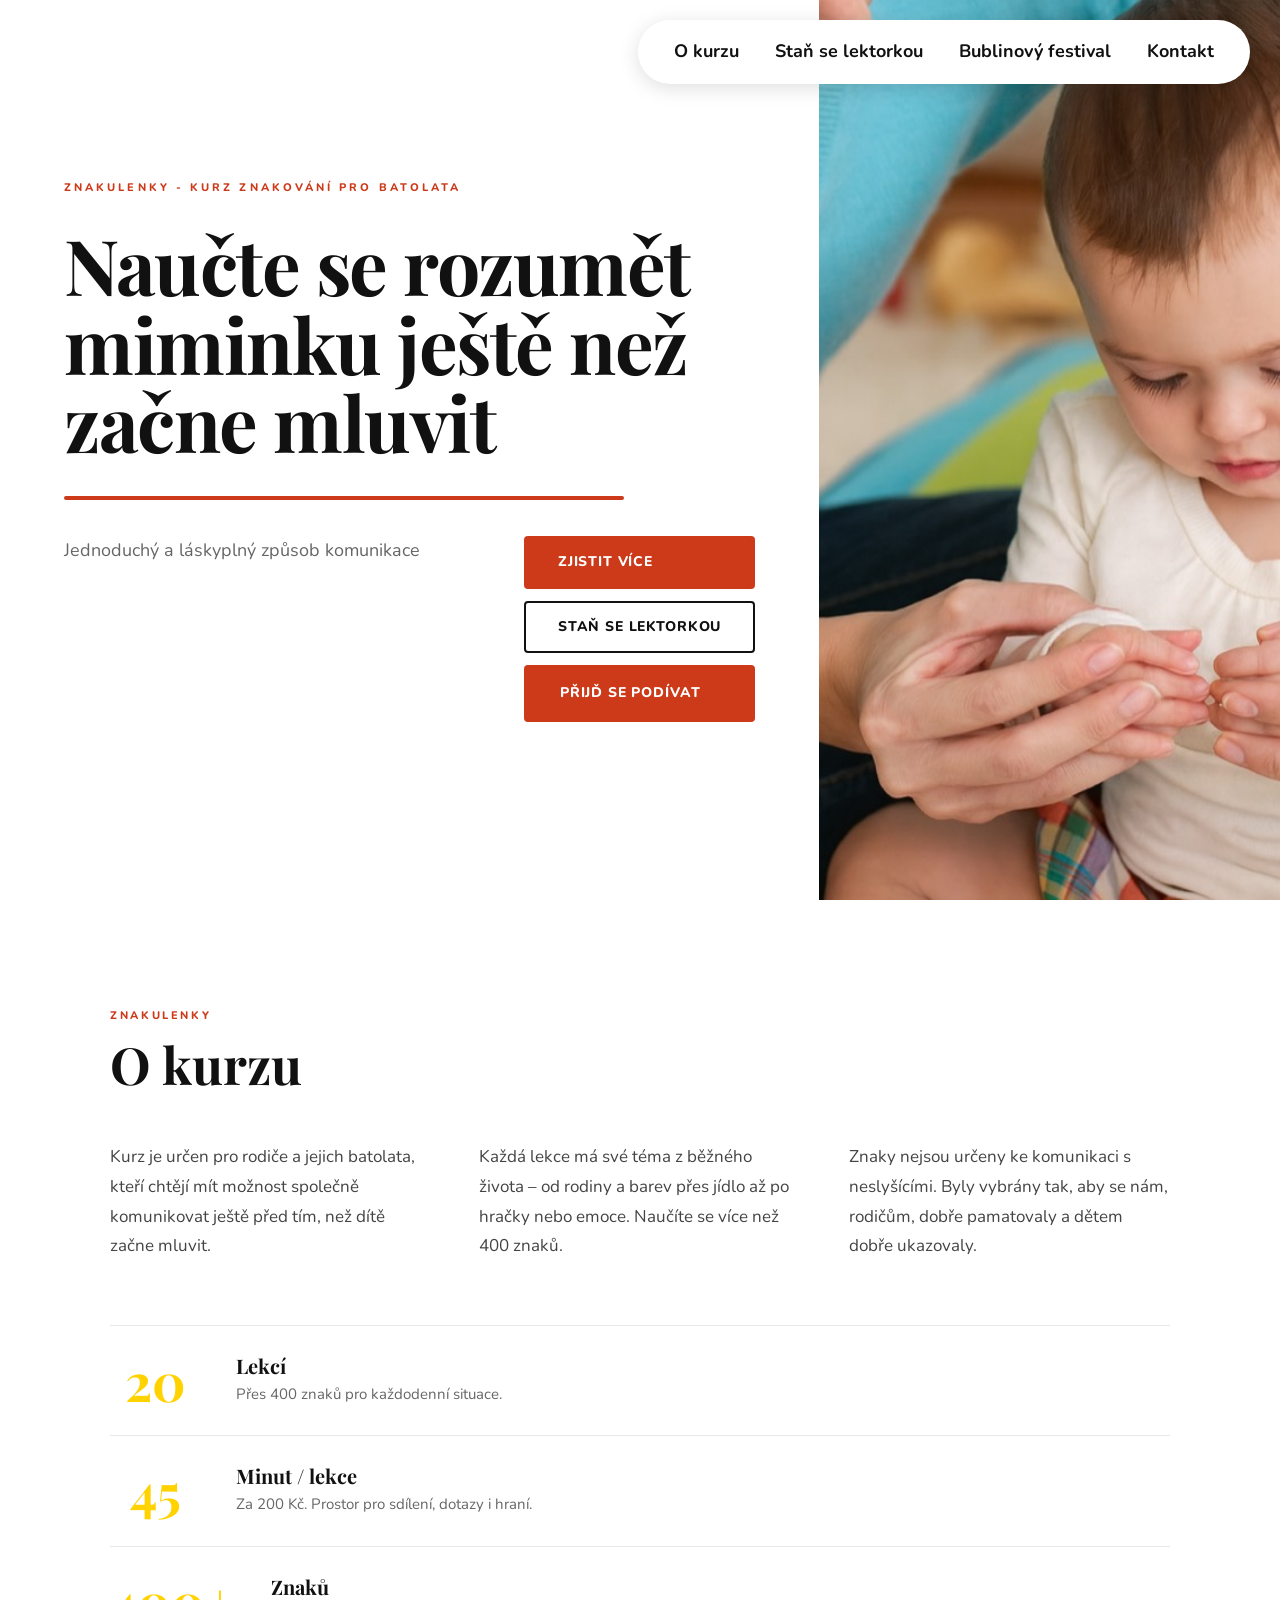
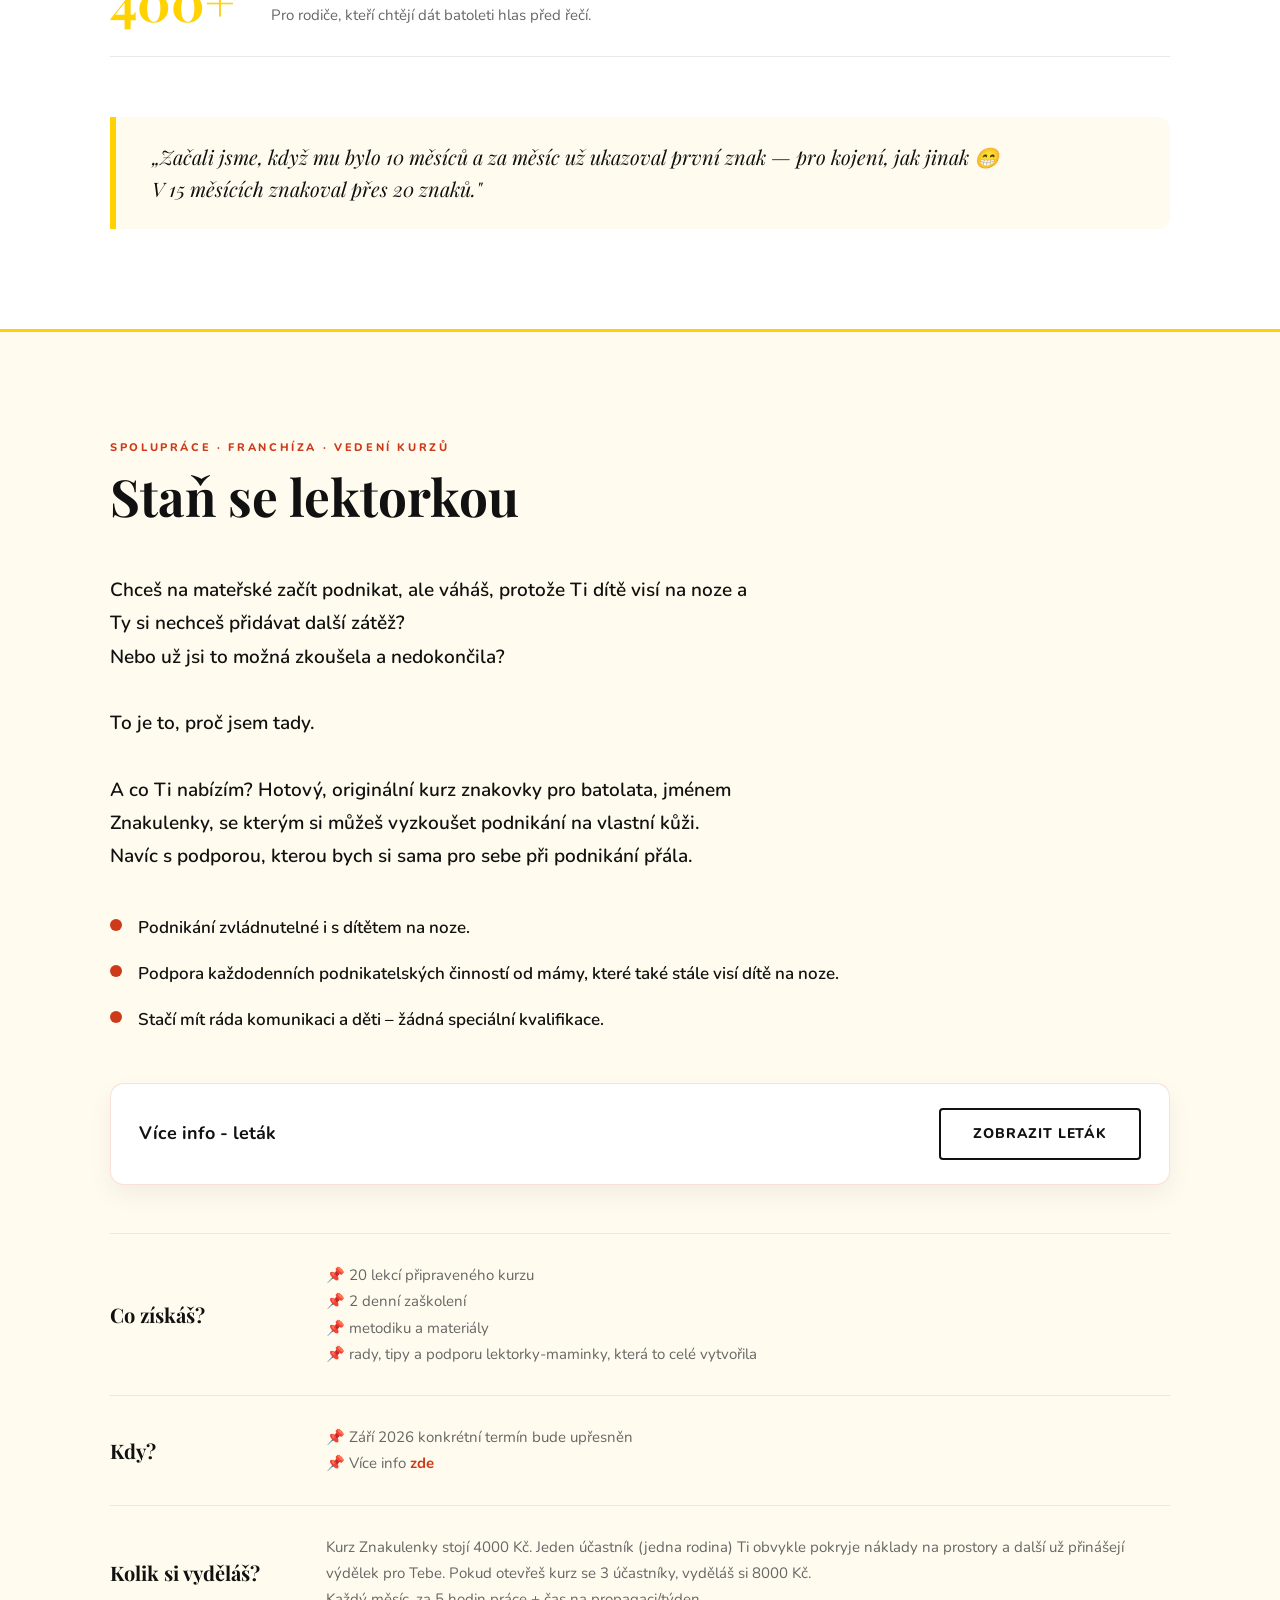
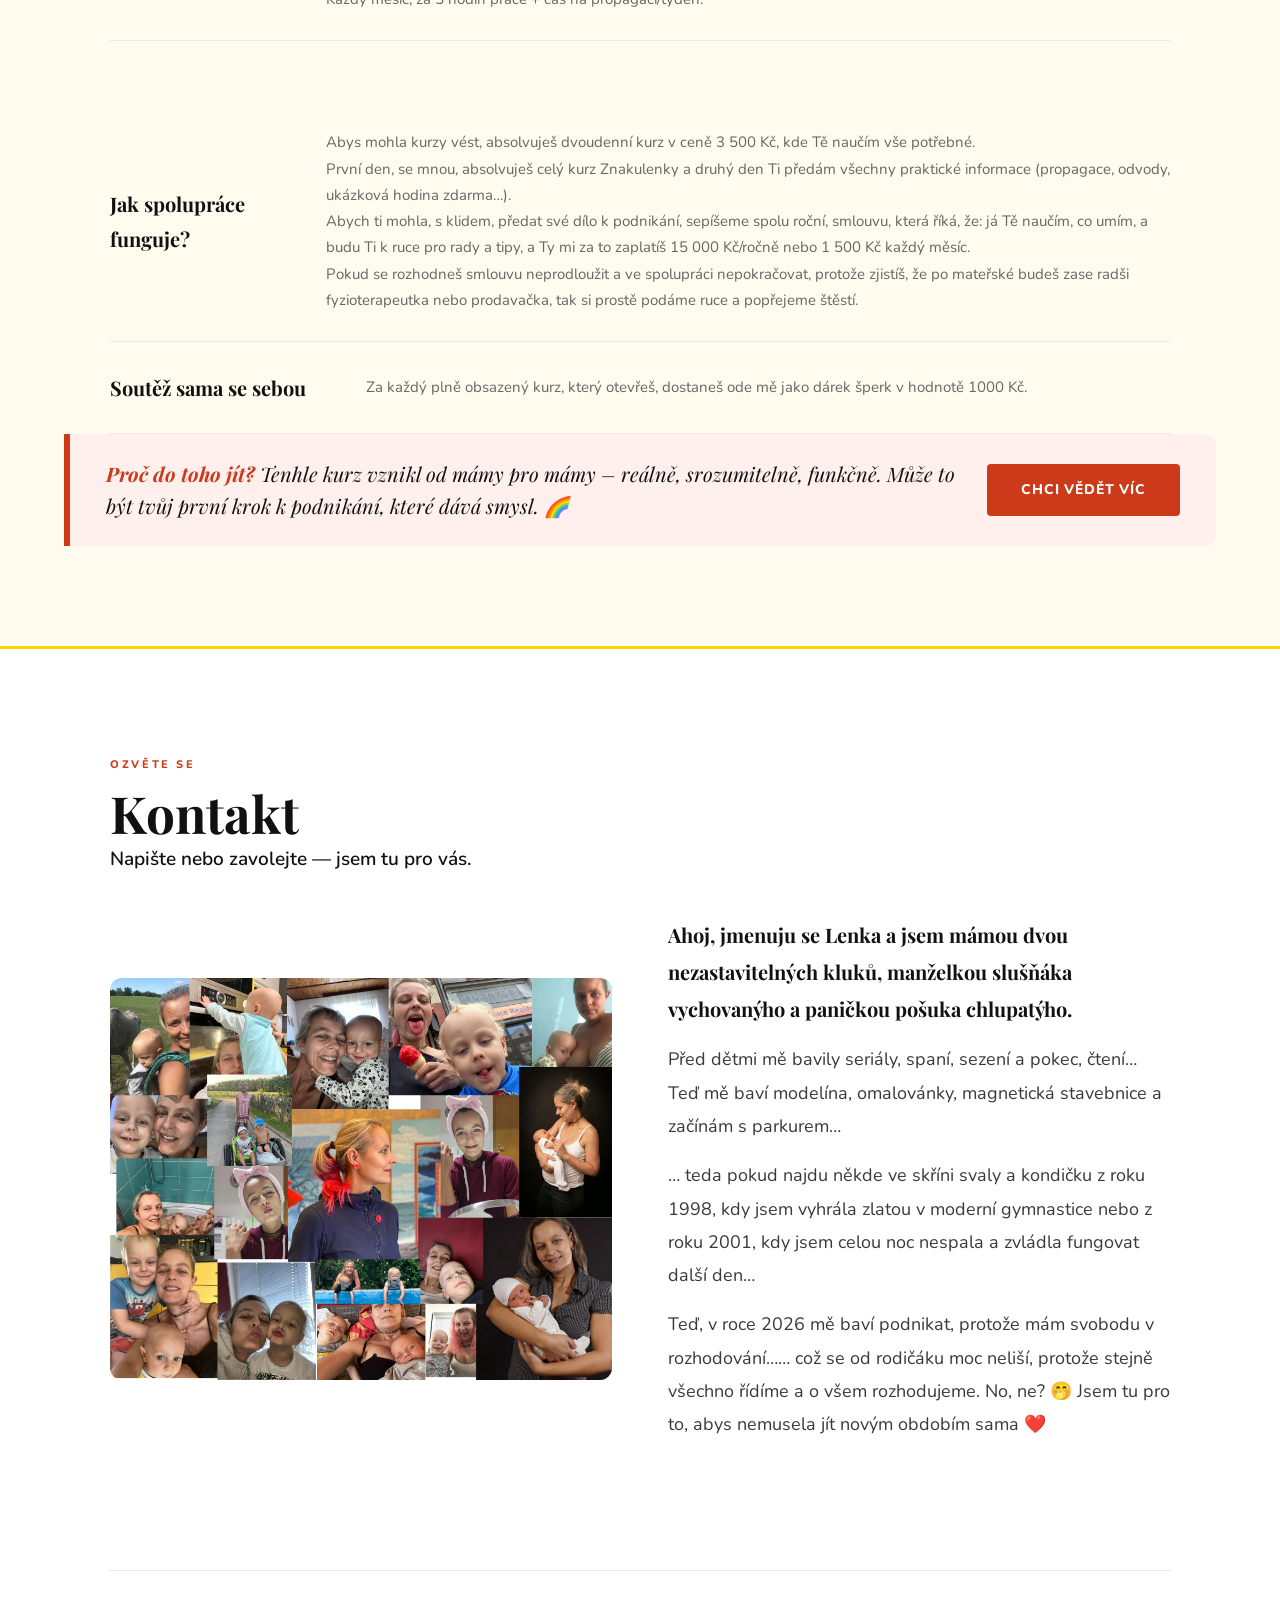
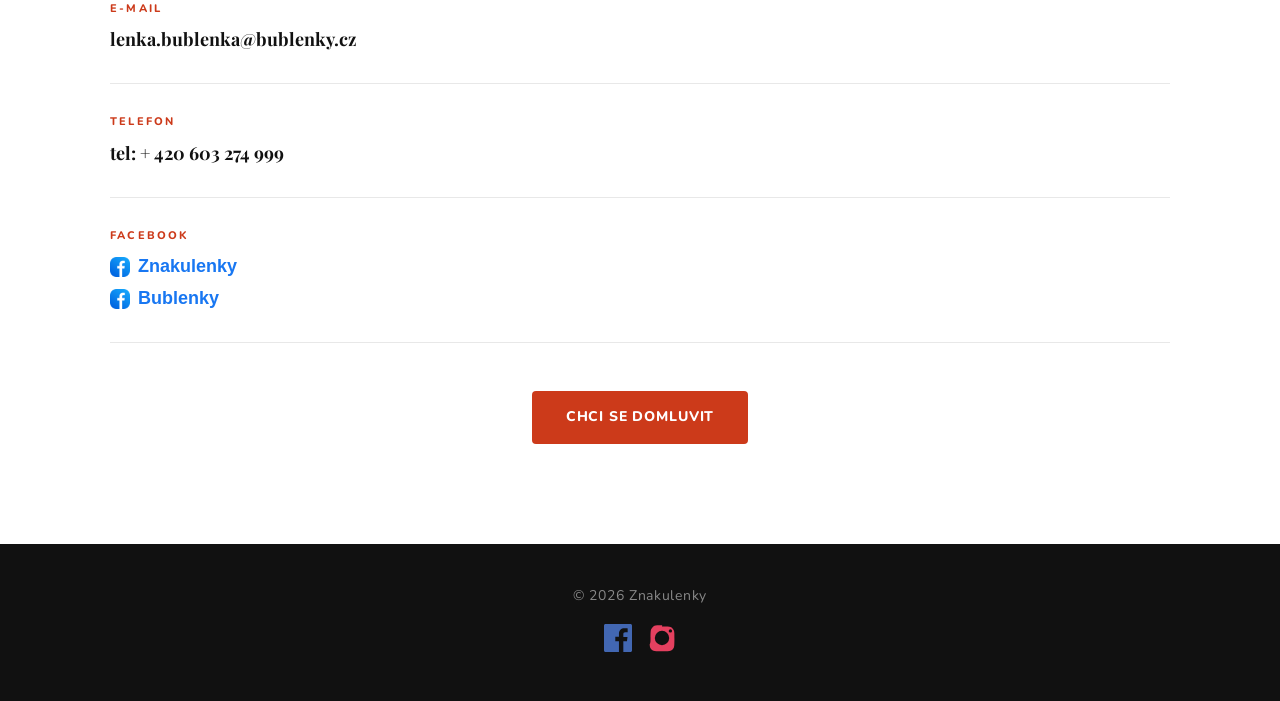
<file: index.html>
<!DOCTYPE html>
<html lang="cs">
<head>
    <meta charset="UTF-8">
    <meta name="viewport" content="width=device-width, initial-scale=1.0">
    <title>Znakulenky — kurz znakování pro batolata</title>
    <meta name="description" content="Naučte se rozumět svému miminku ještě než začne mluvit. Kurz znakování pro batolata — 20 lekcí, 400+ znaků, pro rodiče i lektorky.">

    <!-- Open Graph -->
    <meta property="og:title" content="Domluvte se s nemluvňaty">
    <meta property="og:description" content="Naučte se rozumět svému miminku ještě než začne mluvit. Kurz znakování pro batolata.">
    <meta property="og:image" content="https://domluvtesesnemluvnaty.cz/hero.webp">
    <meta property="og:url" content="https://domluvtesesnemluvnaty.cz">
    <meta property="og:type" content="website">
    <meta property="og:locale" content="cs_CZ">

    <!-- Favicon -->
    <link rel="icon" href="favicon.svg" type="image/svg+xml">

    <link rel="stylesheet" href="style-v3.css?v=4">
    <link href="https://fonts.googleapis.com/css2?family=Playfair+Display:ital,wght@0,700;0,800;1,700&family=Nunito:wght@300;400;600;700;800&display=swap" rel="stylesheet">
</head>
<body>

<!-- NAVIGACE -->
<nav class="top-nav">
    <ul class="nav-menu">
        <li><a href="#info">O kurzu</a></li>
        <li><a href="#lektorky">Staň se lektorkou</a></li>
        <li><a href="festival.html">Bublinový festival</a></li>
        <li><a href="#kontakt">Kontakt</a></li>
    </ul>
</nav>

<!-- HERO -->
<header class="hero" id="hero">
    <div class="hero-left">
        <p class="hero-eyebrow">Znakulenky - kurz znakování pro batolata</p>
        <h1>Naučte se rozumět <mark>miminku</mark> ještě než začne mluvit</h1>
        <div class="hero-divider"></div>
        <div class="hero-bottom">
            <p class="hero-sub">Jednoduchý a láskyplný způsob komunikace</p>
            <div class="hero-cta">
                <a href="#info" class="btn-primary">Zjistit více</a>
                <a href="#lektorky" class="btn-outline">Staň se lektorkou</a>
                <a href="letak/index.html" class="btn-arrow" aria-label="Aktuální info zde">Přijď se podívat</a>
            </div>
        </div>
    </div>
    <div class="hero-right">
    </div>
</header>

<!-- O KURZU -->
<section class="section section-white" id="info">
    <div class="section-stripes"><div class="stripe-yellow"></div><div class="stripe-red"></div></div>
    <div class="inner">
        <div class="section-head">
            <span class="eyebrow">Znakulenky</span>
            <h2 class="fade-up">O kurzu</h2>
        </div>

        <div class="text-cols">
                 <p>Kurz je určen pro rodiče a jejich batolata, kteří chtějí mít možnost společně komunikovat ještě před tím, než dítě začne mluvit.</p>
            <p>Každá lekce má své téma z běžného života – od rodiny a barev přes jídlo až po hračky nebo emoce. Naučíte se více než 400 znaků.</p>
            <p>Znaky nejsou určeny ke komunikaci s neslyšícími. Byly vybrány tak, aby se nám, rodičům, dobře pamatovaly a dětem dobře ukazovaly.</p>
       
        </div>

        <div class="h-cards">
            <div class="h-card fade-up">
                <div class="h-card-num">20</div>
                <div>
                    <h3>Lekcí</h3>
                    <p>Přes 400 znaků pro každodenní situace.</p>
                </div>
            </div>
            <div class="h-card fade-up">
                <div class="h-card-num">45</div>
                <div>
                    <h3>Minut / lekce</h3>
                    <p>Za 200 Kč. Prostor pro sdílení, dotazy i hraní.</p>
                </div>
            </div>
            <div class="h-card fade-up">
                <div class="h-card-num">400+</div>
                <div>
                    <h3>Znaků</h3>
                    <p>Pro rodiče, kteří chtějí dát batoleti hlas před řečí.</p>
                </div>
            </div>
        </div>

        <blockquote class="pullquote fade-up">
            <p>„Začali jsme, když mu bylo 10 měsíců a za měsíc už ukazoval první znak — pro kojení, jak jinak 😁</p>
               <p>V 15 měsících znakoval přes 20 znaků."</p>
        </blockquote>
    </div>
</section>

<!-- STAŇ SE LEKTORKOU -->
<section class="section section-yellow" id="lektorky">
    <div class="section-stripes"><div class="stripe-yellow"></div><div class="stripe-red"></div></div>
    <div class="inner">
        <div class="section-head">
            <span class="eyebrow">Spolupráce · franchíza · vedení kurzů</span>
            <h2 class="fade-up">Staň se lektorkou</h2>
        </div>

        <p class="lead">Chceš na mateřské začít podnikat, ale váháš, protože Ti dítě visí na noze a Ty si nechceš přidávat další zátěž?<br>Nebo už jsi to možná zkoušela a nedokončila?</br>
            <br>To je to, proč jsem tady.</br><br>A co Ti nabízím? Hotový, originální kurz znakovky pro batolata, jménem Znakulenky, se kterým si můžeš vyzkoušet podnikání na vlastní kůži. Navíc s podporou, kterou bych si sama pro sebe při podnikání přála.</br></p>

        <div class="feature-list">
            <div class="feature-item fade-up">
                <div class="feature-dot"></div>
                <p>Podnikání zvládnutelné i s dítětem na noze.</p>
            </div>
            <div class="feature-item fade-up">
                <div class="feature-dot"></div>
                <p>Podpora každodenních podnikatelských činností od mámy, které také stále visí dítě na noze.</p>
            </div>
            <div class="feature-item fade-up">
                <div class="feature-dot"></div>
                <p>Stačí mít ráda komunikaci a děti – žádná speciální kvalifikace.</p>
            </div>
        </div>

        <div class="flyer-card fade-up">
            <div class="flyer-card-copy">Více info - leták</div>
            <a class="btn-outline" href="letak/index.html" target="_blank" rel="noopener">Zobrazit leták</a>
        </div>

        <div class="h-cards">
            <div class="h-card fade-up">
                <div class="h-card-label">Co získáš?</div>
                <div>
                    <p>📌 20 lekcí připraveného kurzu</p>
                    <p>📌 2 denní zaškolení</p>
                    <p>📌 metodiku a materiály</p>
                    <p>📌 rady, tipy a podporu lektorky-maminky, která to celé vytvořila</p>
                </div>
            </div>
            <div class="h-card fade-up">
                <div class="h-card-label">Kdy?</div>
                <div>
                   
                    <p>📌 Září 2026 konkrétní termín bude upřesněn</p>
                    <p>📌 Více info <a href="mailto:domluvtesesnemluvnaty@gmail.com" style="color: var(--red); font-weight: 700;">zde</a></p> 
                </div>
            </div>
            <div class="h-card fade-up">
                <div class="h-card-label">Kolik si vyděláš?</div>
                <div>
                    <p>Kurz Znakulenky stojí 4000 Kč. Jeden účastník (jedna rodina) Ti obvykle pokryje náklady na prostory a další už přinášejí výdělek pro Tebe. Pokud otevřeš kurz se 3 účastníky, vyděláš si 8000 Kč. 

</p><p>Každý měsíc, za 5 hodin práce + čas na propagaci/týden.</p>
                   
                </div>
            </div>
        </div>

        
            <div class="h-card fade-up">
                <div class="h-card-label">Jak spolupráce funguje?</div>
                <div>
                    <p>Abys mohla kurzy vést, absolvuješ dvoudenní kurz v ceně 3 500 Kč, kde Tě naučím vše potřebné.</p>
                    <p>První den, se mnou, absolvuješ celý kurz Znakulenky a druhý den Ti předám všechny praktické informace (propagace, odvody, ukázková hodina zdarma…).</p>
                    <p>Abych ti mohla, s klidem, předat své dílo k podnikání, sepíšeme spolu roční, smlouvu, která říká, že: já Tě naučím, co umím, a budu Ti k ruce pro rady a tipy, a Ty mi za to zaplatíš 15 000 Kč/ročně nebo 1 500 Kč každý měsíc.</p>
                    <p>Pokud se rozhodneš smlouvu neprodloužit a ve spolupráci nepokračovat, protože zjistíš, že po mateřské budeš zase radši fyzioterapeutka nebo prodavačka, tak si prostě podáme ruce a popřejeme štěstí.</p>
                </div>
            </div>
            <div class="h-card fade-up">
                <div class="h-card-label">Soutěž sama se sebou</div>
                <div>
                    <p>Za každý plně obsazený kurz, který otevřeš, dostaneš ode mě jako dárek šperk v hodnotě 1000 Kč.</p>
                </div>
            </div>
        </div>

        </div>
        <div class="story-strip fade-up">
            <p><strong>Proč do toho jít?</strong> Tenhle kurz vznikl od mámy pro mámy – reálně, srozumitelně, funkčně. Může to být tvůj první krok k podnikání, které dává smysl. 🌈</p>
            <a href="#kontakt" class="btn-primary">Chci vědět víc</a>
        </div>
    </div>
</section>

<!-- KONTAKT -->
<section class="section section-white" id="kontakt">
    <div class="section-stripes"><div class="stripe-yellow"></div><div class="stripe-red"></div></div>
    <div class="inner">
        <span class="eyebrow">Ozvěte se</span>
        <h2 class="fade-up">Kontakt</h2>
        <p class="lead">Napište nebo zavolejte — jsem tu pro vás.</p>

        <div class="about-intro fade-up">
            <img class="about-photo" src="lenka-kolaz.jpg" alt="Lenka s rodinou" loading="lazy">
            <div class="about-text">
                <p>Ahoj, jmenuju se Lenka a jsem mámou dvou nezastavitelných kluků, manželkou slušňáka vychovanýho a paničkou pošuka chlupatýho.</p>
                <p>Před dětmi mě bavily seriály, spaní, sezení a pokec, čtení… Teď mě baví modelína, omalovánky, magnetická stavebnice a začínám s parkurem…</p>
                <p>… teda pokud najdu někde ve skříni svaly a kondičku z roku 1998, kdy jsem vyhrála zlatou v moderní gymnastice nebo z roku 2001, kdy jsem celou noc nespala a zvládla fungovat další den…</p>
                <p>Teď, v roce 2026 mě baví podnikat, protože mám svobodu v rozhodování…… což se od rodičáku moc neliší, protože stejně všechno řídíme a o všem rozhodujeme. No, ne? 🤭
                Jsem tu pro to, abys nemusela jít novým obdobím sama ❤️</p>
            </div>
        </div>

        <div class="contact-row">
            <a class="contact-big" href="mailto:domluvtesesnemluvnaty@gmail.com">
                <span class="contact-label">E-mail</span>
                <span class="contact-val" style="font-size: clamp(11px, 1.5vw, 18px);">lenka.bublenka@bublenky.cz</span>
            </a>
            <a class="contact-big" href="tel:+420603274999">
                <span class="contact-label">Telefon</span>
                <span class="contact-val" style="font-size: clamp(11px, 1.5vw, 18px);">tel: + 420 603 274 999</span>
            </a>
             <div class="contact-big">
                <span class="contact-label">Facebook</span>
                <a href="https://www.facebook.com/profile.php?id=61586722362898" target="_blank" style="font-size: clamp(11px, 1.5vw, 18px); display: flex; align-items: center; gap: 8px; text-decoration: none;"><img src="fb.png" alt="Facebook" loading="lazy" style="width: 20px; height: 20px;"><span style="font-family: 'Helvetica Neue', Helvetica, Arial, sans-serif; color: #1877F2; font-weight: 700;">Znakulenky</span></a>
                <a href="https://www.facebook.com/profile.php?id=61587149484984" target="_blank" style="font-size: clamp(11px, 1.5vw, 18px); display: flex; align-items: center; gap: 8px; text-decoration: none;"><img src="fb.png" alt="Facebook" loading="lazy" style="width: 20px; height: 20px;"><span style="font-family: 'Helvetica Neue', Helvetica, Arial, sans-serif; color: #1877F2; font-weight: 700;">Bublenky</span></a>
            </div>
        </div>

        <div class="contact-cta fade-up">
            <a class="btn-primary" href="mailto:domluvtesesnemluvnaty@gmail.com">Chci se domluvit</a>
        </div>
    </div>
</section>

<!-- FOOTER -->
<footer class="footer">
    <p>© 2026 Znakulenky</p>
    <div class="social-icons">
        <a href="https://www.facebook.com/profile.php?id=61586722362898" target="_blank" aria-label="Facebook">
            <svg xmlns="http://www.w3.org/2000/svg" width="28" height="28" viewBox="0 0 24 24" fill="#4267B2">
                <path d="M22.675 0h-21.35C.597 0 0 .597 0 1.326v21.348C0 23.403.597 24 1.326 24H12.82v-9.294H9.692V11.01h3.128V8.413c0-3.1 1.893-4.788 4.659-4.788 1.325 0 2.464.099 2.795.143v3.24h-1.918c-1.504 0-1.795.715-1.795 1.763v2.309h3.587l-.467 3.696h-3.12V24h6.116C23.403 24 24 23.403 24 22.674V1.326C24 .597 23.403 0 22.675 0z"/>
            </svg>
        </a>
        <a href="https://www.instagram.com/domluvte_se_s_nemluvnaty/" target="_blank" aria-label="Instagram">
            <svg xmlns="http://www.w3.org/2000/svg" width="28" height="28" viewBox="0 0 24 24" fill="#E4405F">
                <path d="M12 2.163c3.2 0 3.584.012 4.85.07 1.17.056 1.97.24 2.43.403a4.92 4.92 0 0 1 1.75 1.145 4.92 4.92 0 0 1 1.145 1.75c.163.46.347 1.26.403 2.43.058 1.266.07 1.65.07 4.85s-.012 3.584-.07 4.85c-.056 1.17-.24 1.97-.403 2.43a4.92 4.92 0 0 1-1.145 1.75 4.92 4.92 0 0 1-1.75 1.145c-.46.163-1.26.347-2.43.403-1.266.058-1.65.07-4.85.07s-3.584-.012-4.85-.07c-1.17-.056-1.97-.24-2.43-.403a4.92 4.92 0 0 1-1.75-1.145 4.92 4.92 0 0 1-1.145-1.75c-.163-.46-.347-1.26-.403-2.43C2.175 15.747 2.163 15.363 2.163 12s.012-3.584.07-4.85c.056-1.17.24-1.97.403-2.43a4.92 4.92 0 0 1 1.145-1.75A4.92 4.92 0 0 1 5.531 1.422c.46-.163 1.26-.347 2.43-.403C8.247 1.175 8.63 1.163 11.83 1.163h.34zM12 5.838a6.162 6.162 0 1 0 0 12.324 6.162 6.162 0 0 0 0-12.324zm7.2-1.35a1.44 1.44 0 1 0 0 2.88 1.44 1.44 0 0 0 0-2.88z"/>
            </svg>
        </a>
    </div>
</footer>

<script>
// Fix pro iOS Safari — nastavi skutečnou výšku viewportu
function setVh() {
    document.documentElement.style.setProperty('--real-vh', window.innerHeight + 'px');
}
setVh();
window.addEventListener('resize', setVh);

document.addEventListener('DOMContentLoaded', () => {
    const fadeObs = new IntersectionObserver((entries) => {
        entries.forEach(e => { if (e.isIntersecting) e.target.classList.add('visible'); });
    }, { threshold: 0.12 });
    document.querySelectorAll('.fade-up').forEach(el => fadeObs.observe(el));

    const stripeObs = new IntersectionObserver((entries) => {
        entries.forEach(e => {
            if (e.isIntersecting) e.target.classList.add('visible');
            else e.target.classList.remove('visible');
        });
    }, { threshold: 0.12 });
    document.querySelectorAll('.section-stripes').forEach(el => stripeObs.observe(el));
});
</script>

</body>
</html>
</file>
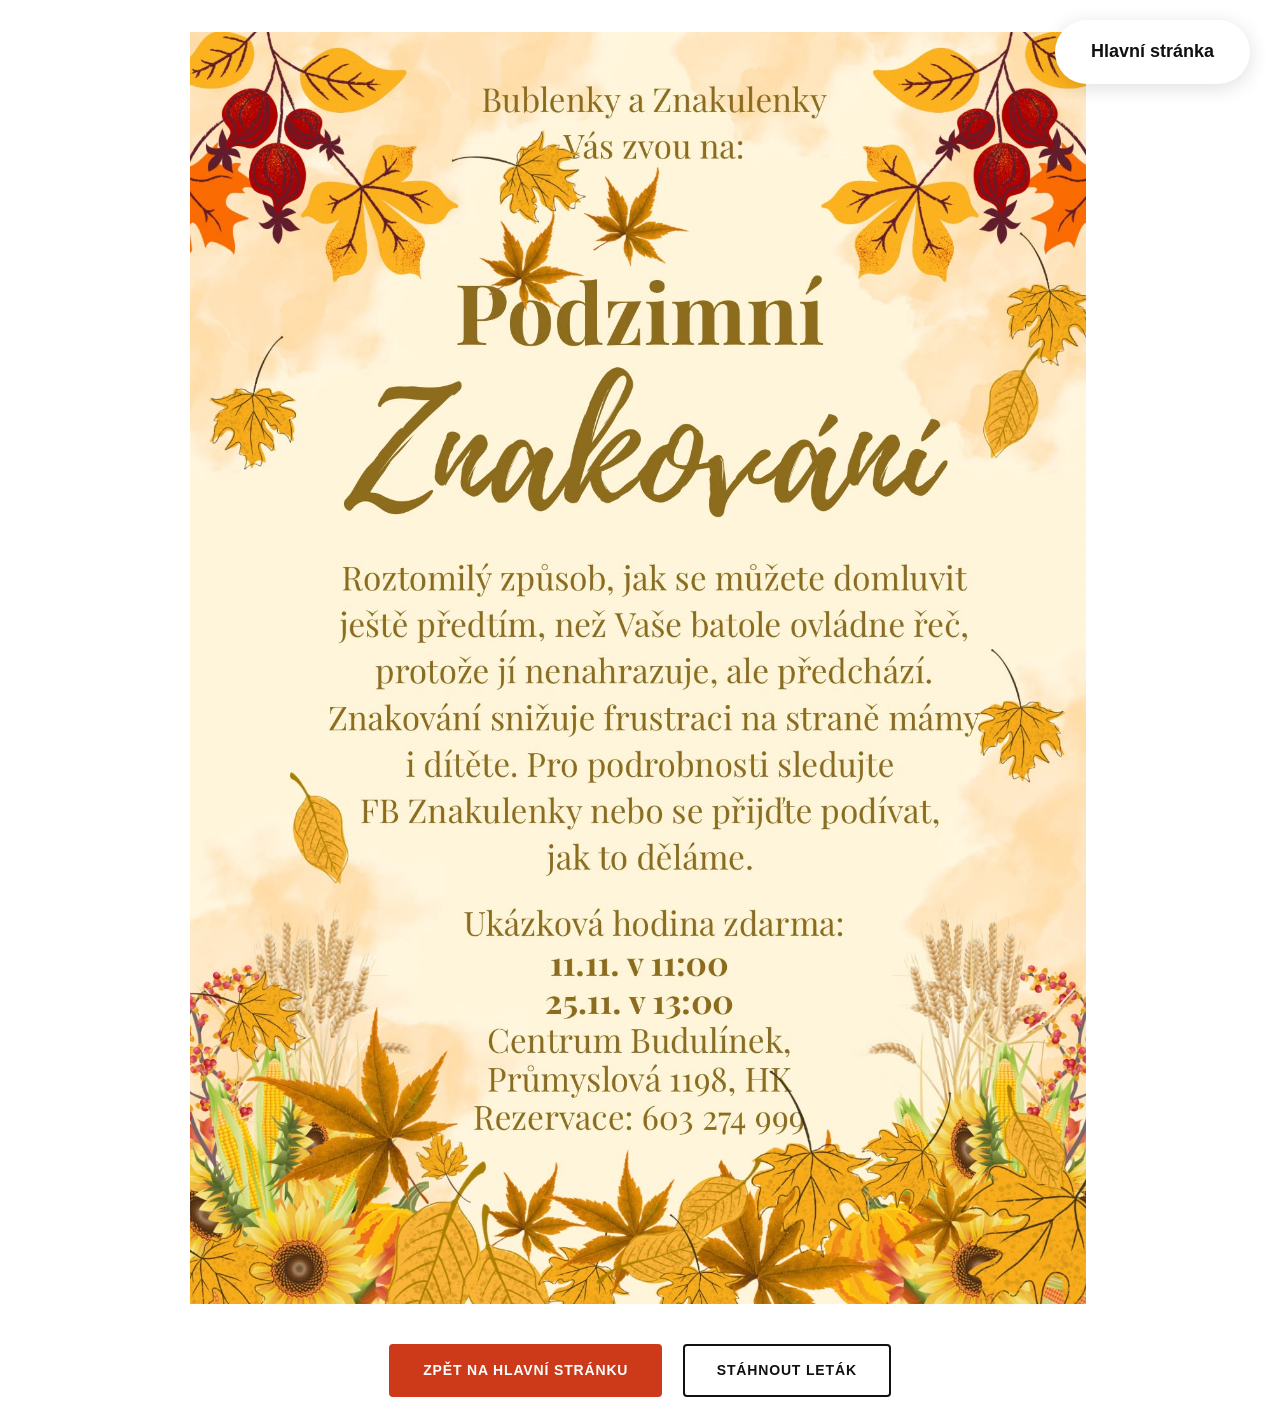
<file: letak/index.html>
<!DOCTYPE html>
<html lang="cs">
<head>
    <meta charset="UTF-8">
    <meta name="viewport" content="width=device-width, initial-scale=1.0">
    <title>Leták — Domluvte se s nemluvňaty</title>
    <meta name="description" content="Leták kurzu Domluvte se s nemluvňaty — více informací o výuce a spolupráci pro lektorky.">
    <link rel="icon" href="../favicon.svg" type="image/svg+xml">
    <link rel="stylesheet" href="../style-v3.css?v=4">
    <style>
        @media (max-width: 768px) {
            .flyer-fullscreen img {
                max-height: 70vh;
                width: auto !important;
                max-width: 100% !important;
            }
        }
    </style>
</head>
<body>
    <nav class="top-nav">
        <ul class="nav-menu">
            <li><a href="../index.html">Hlavní stránka</a></li>
        </ul>
    </nav>

    <main>
        <section class="section section-white section-flyer">
            <div class="flyer-fullscreen">
                <img src="../letak.jpeg" alt="Leták kurzu Domluvte se s nemluvňaty" loading="lazy" style="width: min(100%, 900px); max-width: none; clip-path: inset(0 4px 0 0);">
            </div>
        </section>
        <section class="section section-white" style="padding-top: 8px; padding-bottom: 24px;">
            <div class="inner" style="text-align:center;">
                <a class="btn-primary" href="../index.html">Zpět na hlavní stránku</a>
                <a class="btn-outline" href="../letak.jpeg" download style="margin-left: 16px;">Stáhnout leták</a>
            </div>
        </section>
    </main>
</body>
</html>
</file>
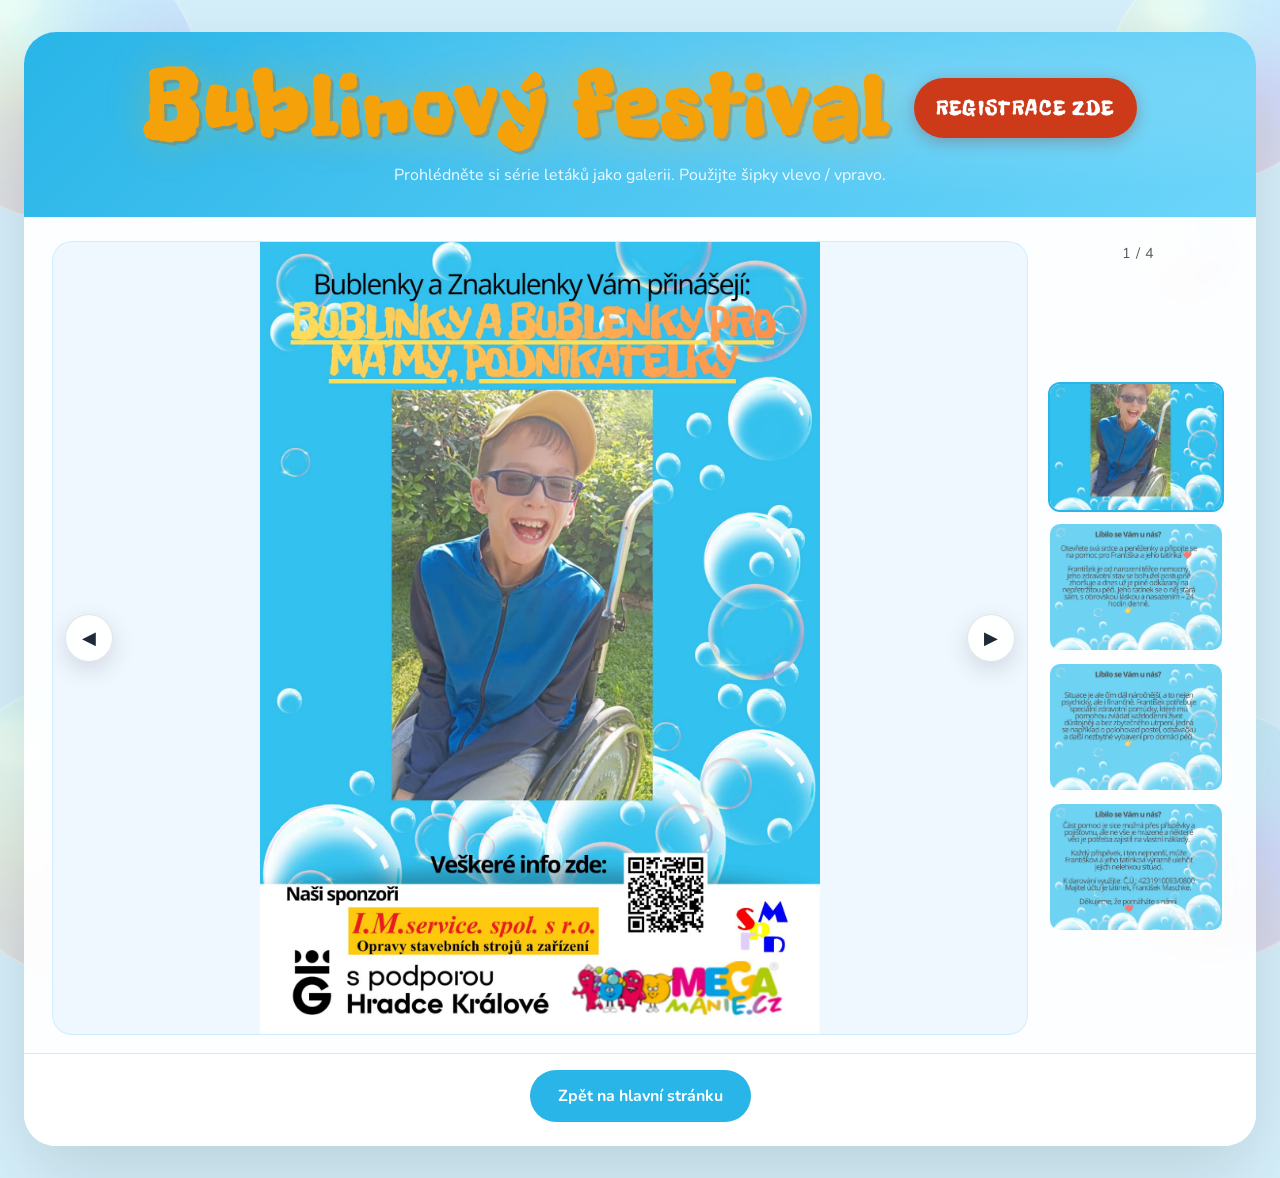
<file: festival.html>
<!DOCTYPE html>
<html lang="cs">
<head>
    <meta charset="UTF-8">
    <meta name="viewport" content="width=device-width, initial-scale=1.0">
    <title>Festival — Domluvte se s nemluvňaty</title>
    <link rel="icon" href="favicon.svg" type="image/svg+xml">
    <link href="https://fonts.googleapis.com/css2?family=Freckle+Face&family=Nunito:wght@700;800&display=swap" rel="stylesheet">
    <link rel="stylesheet" href="style-v3.css?v=4">
    <style>
        :root { color-scheme: light; }

        body {
            margin: 0;
            min-height: 100vh;
            background: #d6f0fb;
            color: #111;
            font-family: 'Nunito', sans-serif;
            display: flex;
            justify-content: center;
            padding: 32px 24px;
            position: relative;
            overflow-x: hidden;
        }

        /* Bubliny na pozadí */
        .bubble {
            position: fixed;
            border-radius: 50%;
            pointer-events: none;
            background: radial-gradient(
                ellipse at 30% 28%,
                rgba(255,255,255,0.7) 0%,
                rgba(255,255,255,0.15) 35%,
                rgba(200,240,255,0.05) 65%,
                transparent 100%
            );
            border: 1.5px solid rgba(255,255,255,0.6);
            box-shadow: inset 0 0 20px rgba(255,255,255,0.12), 0 0 6px rgba(255,255,255,0.2);
            z-index: 0;
        }
        .bubble::before {
            content: '';
            position: absolute;
            top: 12%; left: 15%;
            width: 28%; height: 18%;
            background: rgba(255,255,255,0.5);
            border-radius: 50%;
            filter: blur(4px);
        }
        .bubble::after {
            content: '';
            position: absolute;
            inset: -1px;
            border-radius: 50%;
            background: conic-gradient(
                from 180deg,
                rgba(255,120,120,0.18),
                rgba(255,200,80,0.15),
                rgba(120,255,180,0.12),
                rgba(100,200,255,0.15),
                rgba(180,120,255,0.18),
                rgba(255,120,120,0.18)
            );
        }

        .shell {
            width: min(1280px, 100%);
            background: rgba(255,255,255,0.92);
            backdrop-filter: blur(8px);
            border-radius: 32px;
            box-shadow: 0 30px 80px rgba(0,0,0,0.13);
            overflow: hidden;
            position: relative;
            z-index: 1;
        }

        .header {
            padding: 32px 36px 8px;
            text-align: center;
            background: linear-gradient(135deg, #29b5e8 0%, #6dd5fa 100%);
            position: relative;
            overflow: hidden;
        }
        .header::before {
            content: '';
            position: absolute;
            inset: 0;
            background: radial-gradient(ellipse at 70% 30%, rgba(255,255,255,0.18) 0%, transparent 60%);
        }
        .header-top {
            display: flex;
            align-items: center;
            justify-content: center;
            gap: 24px;
            position: relative;
            flex-wrap: wrap;
        }
        .header h1 {
            margin: 0;
            font-family: 'Freckle Face', cursive;
            font-size: clamp(3rem, 7vw, 5.5rem);
            line-height: 1;
            letter-spacing: 0.05em;
            color: #f5a20a;
            text-shadow: 3px 3px 0 rgba(180,90,0,0.3), 0 0 40px rgba(255,180,0,0.25);
        }
        .btn-register {
            display: inline-block;
            padding: 10px 22px;
            background: #cc3a1a;
            color: #fff;
            font-family: 'Freckle Face', cursive;
            font-size: 1.4rem;
            letter-spacing: 0.06em;
            border-radius: 999px;
            text-decoration: none;
            box-shadow: 0 4px 16px rgba(150,30,10,0.3);
            transition: background 0.2s, transform 0.15s;
            white-space: nowrap;
        }
        .btn-register:hover {
            background: #a83216;
            transform: translateY(-2px);
        }
        .header p {
            margin: 10px auto 20px;
            max-width: 700px;
            color: rgba(255,255,255,0.92);
            font-size: 1rem;
            line-height: 1.7;
            position: relative;
        }

        .gallery {
            padding: 24px 28px 18px;
            display: grid;
            grid-template-columns: 1fr 180px;
            grid-template-rows: auto auto;
            gap: 0 20px;
        }
        .viewer {
            position: relative;
            border-radius: 20px;
            overflow: hidden;
            background: #f0f8ff;
            border: 1px solid rgba(41,181,232,0.15);
            grid-row: 1 / 3;
        }
        .viewer img {
            width: 100%;
            height: auto;
            display: block;
            max-height: 88vh;
            object-fit: contain;
        }
        .nav {
            position: absolute;
            top: 50%;
            transform: translateY(-50%);
            width: 48px;
            height: 48px;
            border-radius: 50%;
            border: none;
            background: rgba(255,255,255,0.92);
            color: #1f2937;
            border: 1px solid rgba(31,41,55,0.12);
            font-size: 1.1rem;
            cursor: pointer;
            display: grid;
            place-items: center;
            box-shadow: 0 8px 24px rgba(15,23,42,0.14);
        }
        .nav:hover { background: #fff; }
        .nav.prev { left: 12px; }
        .nav.next { right: 12px; }

        .caption {
            margin: 0 0 12px;
            text-align: center;
            font-size: 0.9rem;
            color: #5a5a5a;
            letter-spacing: 0.03em;
        }
        .thumbnails {
            display: flex;
            flex-direction: column;
            gap: 10px;
            overflow-y: auto;
            max-height: 88vh;
            padding-right: 4px;
        }
        .thumb {
            width: 100%;
            height: 130px;
            object-fit: cover;
            border-radius: 12px;
            cursor: pointer;
            opacity: 0.7;
            border: 2px solid transparent;
            transition: opacity 0.18s, border-color 0.18s, transform 0.18s;
        }
        .thumb:hover { opacity: 1; transform: translateY(-2px); }
        .thumb.active { opacity: 1; border-color: #29b5e8; }

        .footer {
            padding: 16px 28px 24px;
            display: flex;
            justify-content: center;
            background: white;
            border-top: 1px solid #e5e7eb;
        }
        .footer a {
            display: inline-flex;
            align-items: center;
            justify-content: center;
            padding: 12px 28px;
            background: #29b5e8;
            color: white;
            border-radius: 999px;
            font-weight: 700;
            text-decoration: none;
            transition: background 0.2s;
        }
        .footer a:hover { background: #1a9fd0; }

        @media (max-width: 720px) {
            .header h1 { font-size: 3rem; }
            .gallery {
                grid-template-columns: 1fr;
                grid-template-rows: auto auto auto;
                padding: 16px;
            }
            .viewer { grid-row: 1; }
            .viewer img { max-height: 60vh; }
            .caption { margin-top: 12px; }
            .thumbnails {
                flex-direction: row;
                flex-wrap: wrap;
                justify-content: center;
                max-height: none;
                overflow-y: visible;
            }
            .thumb { width: 110px; height: 70px; }
            .nav {
                width: 38px;
                height: 38px;
                top: 76%;
                transform: translateY(-50%);
            }
            .nav.prev { left: 10px; }
            .nav.next { right: 10px; }
        }
    </style>
</head>
<body>
    <!-- Bubliny na pozadí -->
    <div class="bubble" style="width:280px;height:280px;top:-60px;left:-80px;"></div>
    <div class="bubble" style="width:180px;height:180px;top:40px;left:30%;"></div>
    <div class="bubble" style="width:220px;height:220px;top:-40px;right:-50px;"></div>
    <div class="bubble" style="width:100px;height:100px;top:200px;right:40px;"></div>
    <div class="bubble" style="width:70px;height:70px;top:320px;left:60px;"></div>
    <div class="bubble" style="width:300px;height:300px;bottom:-80px;left:-60px;"></div>
    <div class="bubble" style="width:250px;height:250px;bottom:-60px;right:-60px;"></div>
    <div class="bubble" style="width:120px;height:120px;bottom:160px;right:80px;"></div>
    <div class="bubble" style="width:60px;height:60px;bottom:280px;left:120px;"></div>

    <div class="shell">
        <div class="header">
            <div class="header-top">
                <h1>Bublinový festival</h1>
                <a class="btn-register" href="https://docs.google.com/forms/d/e/1FAIpQLSeCSsGcX8RbkEciUGR6ft5Ldgalk93KzMRUJv4rOZfKaKvYOg/viewform" target="_blank" rel="noopener">REGISTRACE ZDE</a>
            </div>
            <p>Prohlédněte si série letáků jako  galerii. Použijte šipky vlevo / vpravo.</p>
        </div>
        <div class="gallery">
            <div class="viewer">
                <button class="nav prev" aria-label="Předchozí">◀</button>
                <img id="mainImage" src="letak14.jpeg" alt="Festival leták">
                <button class="nav next" aria-label="Další">▶</button>
            </div>
            <div class="caption" id="caption">1 / 4</div>
            <div class="thumbnails" id="thumbs"></div>
        </div>
        <div class="footer">
            <a href="index.html">Zpět na hlavní stránku</a>
        </div>
    </div>
    <script>
        const images = [
            'letak14.jpeg',
            'letak13.jpeg',
            'letak11.jpeg',
            'letak12.jpeg',

        ];
        const mainImage = document.getElementById('mainImage');
        const caption = document.getElementById('caption');
        const thumbs = document.getElementById('thumbs');
        let idx = 0;
        function show(i) {
            if (i < 0) i = images.length - 1;
            if (i >= images.length) i = 0;
            idx = i;
            mainImage.src = images[idx];
            caption.textContent = `${idx + 1} / ${images.length}`;
            Array.from(thumbs.children).forEach((el, j) => el.classList.toggle('active', j === idx));
        }
        document.querySelector('.nav.prev').addEventListener('click', () => show(idx - 1));
        document.querySelector('.nav.next').addEventListener('click', () => show(idx + 1));
        document.addEventListener('keydown', (e) => {
            if (e.key === 'ArrowLeft') show(idx - 1);
            if (e.key === 'ArrowRight') show(idx + 1);
        });
        images.forEach((src, i) => {
            const thumb = document.createElement('img');
            thumb.src = src;
            thumb.alt = `Miniatura ${i + 1}`;
            thumb.className = 'thumb';
            thumb.addEventListener('click', () => show(i));
            thumbs.appendChild(thumb);
        });
        show(0);
    </script>
</body>
</html>
</file>
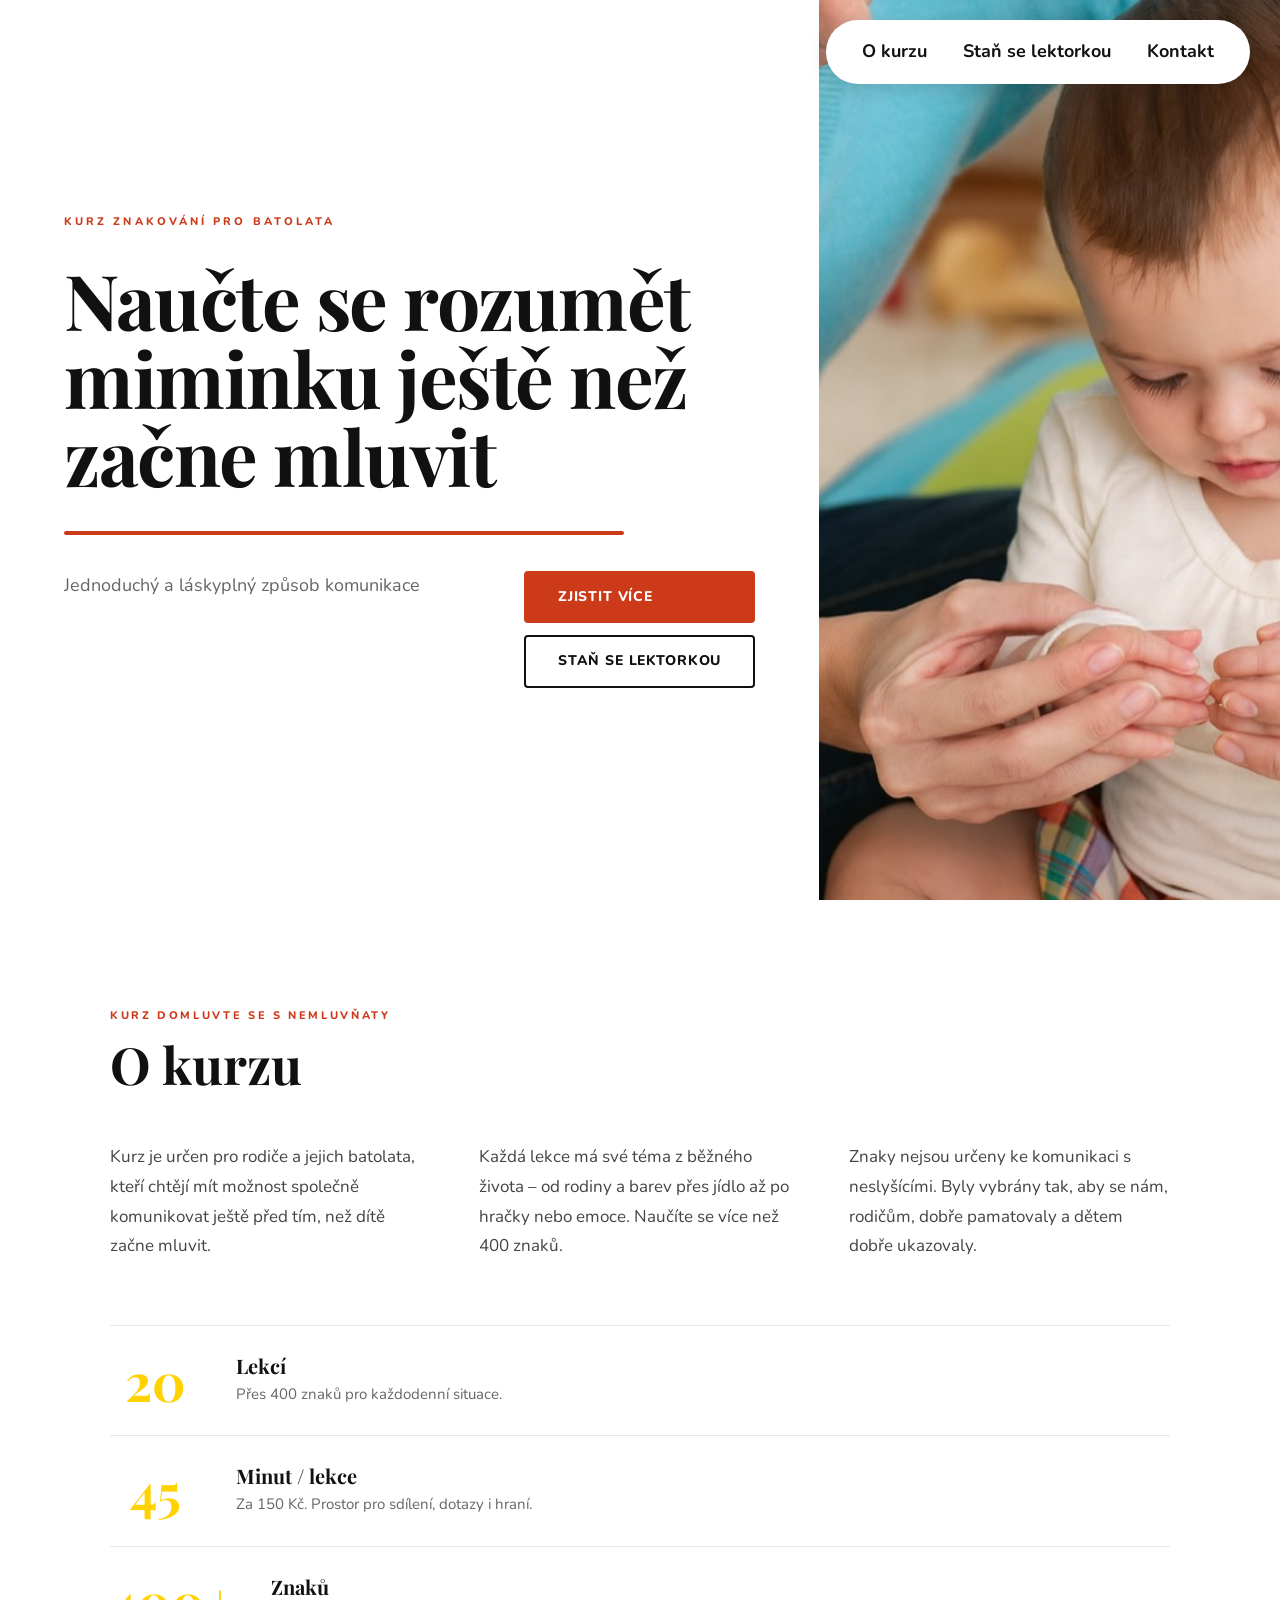
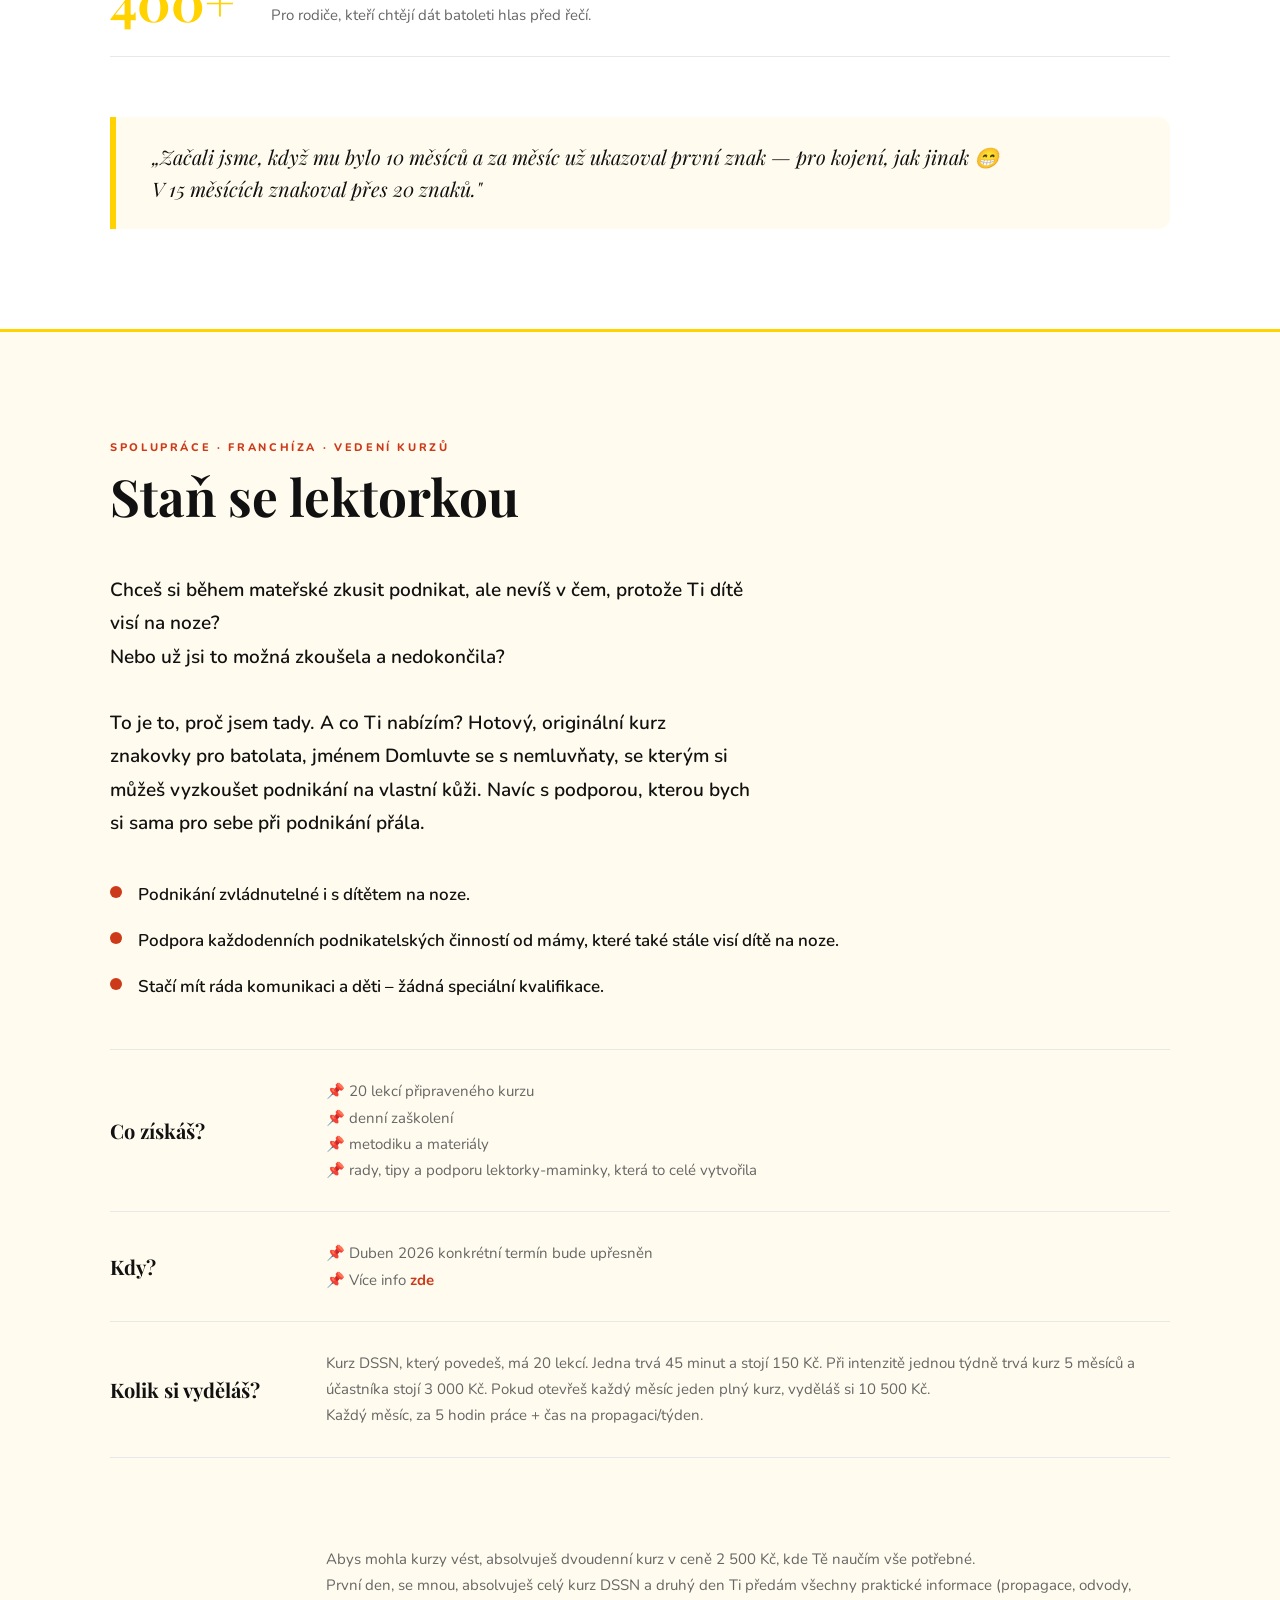
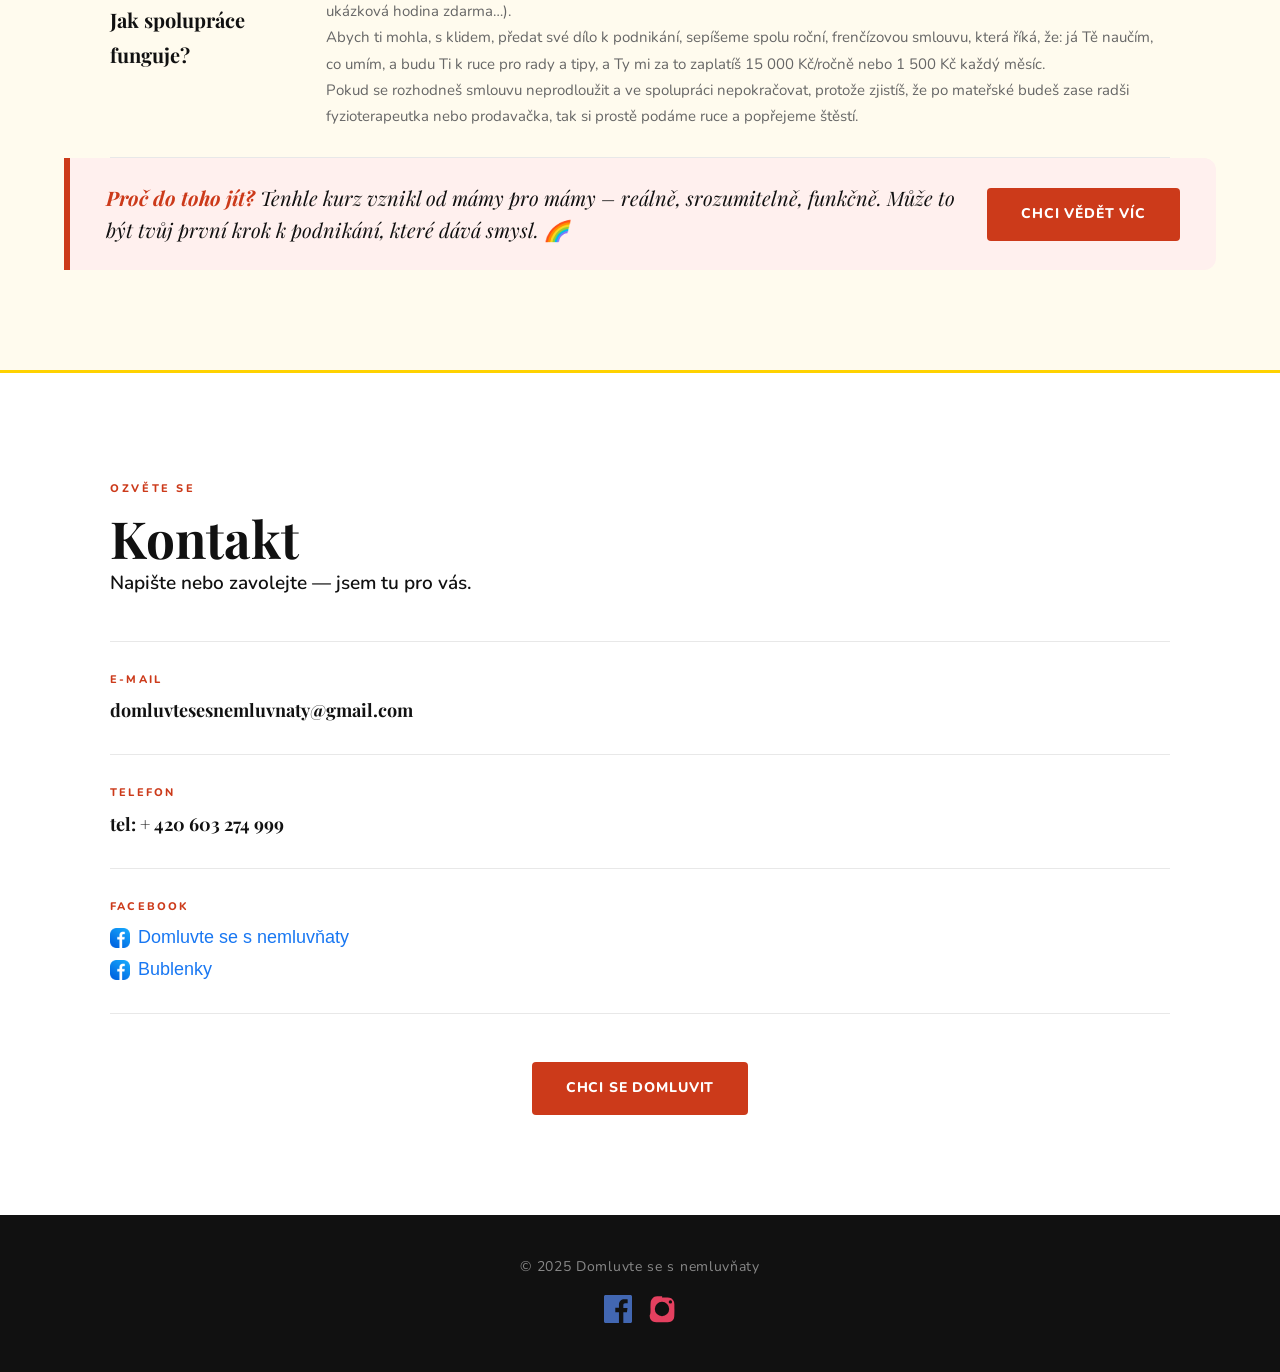
<file: index-v3.html>
<!DOCTYPE html>
<html lang="cs">
<head>
    <meta charset="UTF-8">
    <meta name="viewport" content="width=device-width, initial-scale=1.0">
    <title>Domluvte se s nemluvňaty</title>
    <link rel="stylesheet" href="style-v3.css">
    <link href="https://fonts.googleapis.com/css2?family=Playfair+Display:ital,wght@0,700;0,800;1,700&family=Nunito:wght@300;400;600;700;800&display=swap" rel="stylesheet">
</head>
<body>

<!-- NAVIGACE -->
<nav class="top-nav">
    <ul class="nav-menu">
        <li><a href="#info">O kurzu</a></li>
        <li><a href="#lektorky">Staň se lektorkou</a></li>
        <li><a href="#kontakt">Kontakt</a></li>
    </ul>
</nav>

<!-- HERO -->
<header class="hero" id="hero">
    <div class="hero-left">
        <p class="hero-eyebrow">Kurz znakování pro batolata</p>
        <h1>Naučte se rozumět <mark>miminku</mark> ještě než začne mluvit</h1>
        <div class="hero-divider"></div>
        <div class="hero-bottom">
            <p class="hero-sub">Jednoduchý a láskyplný způsob komunikace</p>
            <div class="hero-cta">
                <a href="#info" class="btn-primary">Zjistit více</a>
                <a href="#lektorky" class="btn-outline">Staň se lektorkou</a>
            </div>
        </div>
    </div>
    <div class="hero-right">
    </div>
</header>

<!-- O KURZU -->
<section class="section section-white" id="info">
    <div class="inner">
        <div class="section-head">
            <span class="eyebrow">Kurz Domluvte se s nemluvňaty</span>
            <h2 class="fade-up">O kurzu</h2>
        </div>

        <div class="text-cols">
                 <p>Kurz je určen pro rodiče a jejich batolata, kteří chtějí mít možnost společně komunikovat ještě před tím, než dítě začne mluvit.</p>
            <p>Každá lekce má své téma z běžného života – od rodiny a barev přes jídlo až po hračky nebo emoce. Naučíte se více než 400 znaků.</p>
            <p>Znaky nejsou určeny ke komunikaci s neslyšícími. Byly vybrány tak, aby se nám, rodičům, dobře pamatovaly a dětem dobře ukazovaly.</p>
       
        </div>

        <div class="h-cards">
            <div class="h-card fade-up">
                <div class="h-card-num">20</div>
                <div>
                    <h3>Lekcí</h3>
                    <p>Přes 400 znaků pro každodenní situace.</p>
                </div>
            </div>
            <div class="h-card fade-up">
                <div class="h-card-num">45</div>
                <div>
                    <h3>Minut / lekce</h3>
                    <p>Za 150 Kč. Prostor pro sdílení, dotazy i hraní.</p>
                </div>
            </div>
            <div class="h-card fade-up">
                <div class="h-card-num">400+</div>
                <div>
                    <h3>Znaků</h3>
                    <p>Pro rodiče, kteří chtějí dát batoleti hlas před řečí.</p>
                </div>
            </div>
        </div>

        <blockquote class="pullquote fade-up">
            <p>„Začali jsme, když mu bylo 10 měsíců a za měsíc už ukazoval první znak — pro kojení, jak jinak 😁</p>
               <p>V 15 měsících znakoval přes 20 znaků."</p>
        </blockquote>
    </div>
</section>

<!-- STAŇ SE LEKTORKOU -->
<section class="section section-yellow" id="lektorky">
    <div class="inner">
        <div class="section-head">
            <span class="eyebrow">Spolupráce · franchíza · vedení kurzů</span>
            <h2 class="fade-up">Staň se lektorkou</h2>
        </div>

        <p class="lead">Chceš si během mateřské zkusit podnikat, ale nevíš v čem, protože Ti dítě visí na noze? <br>Nebo už jsi to možná zkoušela a nedokončila?</br>
            <br>To je to, proč jsem tady. A co Ti nabízím? Hotový, originální kurz znakovky pro batolata, jménem Domluvte se s nemluvňaty, se kterým si můžeš vyzkoušet podnikání na vlastní kůži. Navíc s podporou, kterou bych si sama pro sebe při podnikání přála.</br></p>

        <div class="feature-list">
            <div class="feature-item fade-up">
                <div class="feature-dot"></div>
                <p>Podnikání zvládnutelné i s dítětem na noze.</p>
            </div>
            <div class="feature-item fade-up">
                <div class="feature-dot"></div>
                <p>Podpora každodenních podnikatelských činností od mámy, které také stále visí dítě na noze.</p>
            </div>
            <div class="feature-item fade-up">
                <div class="feature-dot"></div>
                <p>Stačí mít ráda komunikaci a děti – žádná speciální kvalifikace.</p>
            </div>
        </div>

        <div class="h-cards">
            <div class="h-card fade-up">
                <div class="h-card-label">Co získáš?</div>
                <div>
                    <p>📌 20 lekcí připraveného kurzu</p>
                    <p>📌 denní zaškolení</p>
                    <p>📌 metodiku a materiály</p>
                    <p>📌 rady, tipy a podporu lektorky-maminky, která to celé vytvořila</p>
                </div>
            </div>
            <div class="h-card fade-up">
                <div class="h-card-label">Kdy?</div>
                <div>
                   
                    <p>📌 Duben 2026 konkrétní termín bude upřesněn</p>
                    <p>📌 Více info <a href="mailto:domluvtesesnemluvnaty@gmail.com" style="color: var(--red); font-weight: 700;">zde</a></p> 
                </div>
            </div>
            <div class="h-card fade-up">
                <div class="h-card-label">Kolik si vyděláš?</div>
                <div>
                    <p>Kurz DSSN, který povedeš, má 20 lekcí. Jedna trvá 45 minut a stojí 150 Kč. Při intenzitě jednou týdně trvá kurz 5 měsíců a účastníka stojí 3 000 Kč. Pokud otevřeš každý měsíc jeden plný kurz, vyděláš si 10 500 Kč.

</p><p>Každý měsíc, za 5 hodin práce + čas na propagaci/týden.</p>
                   
                </div>
            </div>
        </div>

        
            <div class="h-card fade-up">
                <div class="h-card-label">Jak spolupráce funguje?</div>
                <div>
                    <p>Abys mohla kurzy vést, absolvuješ dvoudenní kurz v ceně 2 500 Kč, kde Tě naučím vše potřebné.</p>
                    <p>První den, se mnou, absolvuješ celý kurz DSSN a druhý den Ti předám všechny praktické informace (propagace, odvody, ukázková hodina zdarma…).</p>
                    <p>Abych ti mohla, s klidem, předat své dílo k podnikání, sepíšeme spolu roční, frenčízovou smlouvu, která říká, že: já Tě naučím, co umím, a budu Ti k ruce pro rady a tipy, a Ty mi za to zaplatíš 15 000 Kč/ročně nebo 1 500 Kč každý měsíc.</p>
                    <p>Pokud se rozhodneš smlouvu neprodloužit a ve spolupráci nepokračovat, protože zjistíš, že po mateřské budeš zase radši fyzioterapeutka nebo prodavačka, tak si prostě podáme ruce a popřejeme štěstí.</p>
                </div>
            </div>
        </div>

        <div class="story-strip fade-up">
            <p><strong>Proč do toho jít?</strong> Tenhle kurz vznikl od mámy pro mámy – reálně, srozumitelně, funkčně. Může to být tvůj první krok k podnikání, které dává smysl. 🌈</p>
            <a href="#kontakt" class="btn-primary">Chci vědět víc</a>
        </div>
    </div>
</section>

<!-- KONTAKT -->
<section class="section section-white" id="kontakt">
    <div class="inner">
        <span class="eyebrow">Ozvěte se</span>
        <h2 class="fade-up">Kontakt</h2>
        <p class="lead">Napište nebo zavolejte — jsem tu pro vás.</p>

        <div class="contact-row">
            <a class="contact-big" href="mailto:domluvtesesnemluvnaty@gmail.com">
                <span class="contact-label">E-mail</span>
                <span class="contact-val" style="font-size: clamp(11px, 1.5vw, 18px);">domluvtesesnemluvnaty@gmail.com</span>
            </a>
            <a class="contact-big" href="tel:+420603274999">
                <span class="contact-label">Telefon</span>
                <span class="contact-val" style="font-size: clamp(11px, 1.5vw, 18px);">tel: + 420 603 274 999</span>
            </a>
             <div class="contact-big">
                <span class="contact-label">Facebook</span>
                <a href="https://www.facebook.com/profile.php?id=61586722362898" target="_blank" style="font-size: clamp(11px, 1.5vw, 18px); display: flex; align-items: center; gap: 8px; text-decoration: none;"><img src="fb.png" alt="Facebook" style="width: 20px; height: 20px;"><span style="font-family: 'Helvetica Neue', Helvetica, Arial, sans-serif; color: #1877F2;">Domluvte se s nemluvňaty</span></a>
                <a href="https://www.facebook.com/profile.php?id=61587149484984" target="_blank" style="font-size: clamp(11px, 1.5vw, 18px); display: flex; align-items: center; gap: 8px; text-decoration: none;"><img src="fb.png" alt="Facebook" style="width: 20px; height: 20px;"><span style="font-family: 'Helvetica Neue', Helvetica, Arial, sans-serif; color: #1877F2;">Bublenky</span></a>
            </div>
        </div>

        <div class="contact-cta fade-up">
            <a class="btn-primary" href="mailto:domluvtesesnemluvnaty@gmail.com">Chci se domluvit</a>
        </div>
    </div>
</section>

<!-- FOOTER -->
<footer class="footer">
    <p>© 2025 Domluvte se s nemluvňaty</p>
    <div class="social-icons">
        <a href="https://www.facebook.com/profile.php?id=61586722362898" target="_blank" aria-label="Facebook">
            <svg xmlns="http://www.w3.org/2000/svg" width="28" height="28" viewBox="0 0 24 24" fill="#4267B2">
                <path d="M22.675 0h-21.35C.597 0 0 .597 0 1.326v21.348C0 23.403.597 24 1.326 24H12.82v-9.294H9.692V11.01h3.128V8.413c0-3.1 1.893-4.788 4.659-4.788 1.325 0 2.464.099 2.795.143v3.24h-1.918c-1.504 0-1.795.715-1.795 1.763v2.309h3.587l-.467 3.696h-3.12V24h6.116C23.403 24 24 23.403 24 22.674V1.326C24 .597 23.403 0 22.675 0z"/>
            </svg>
        </a>
        <a href="https://www.instagram.com/domluvte_se_s_nemluvnaty/" target="_blank" aria-label="Instagram">
            <svg xmlns="http://www.w3.org/2000/svg" width="28" height="28" viewBox="0 0 24 24" fill="#E4405F">
                <path d="M12 2.163c3.2 0 3.584.012 4.85.07 1.17.056 1.97.24 2.43.403a4.92 4.92 0 0 1 1.75 1.145 4.92 4.92 0 0 1 1.145 1.75c.163.46.347 1.26.403 2.43.058 1.266.07 1.65.07 4.85s-.012 3.584-.07 4.85c-.056 1.17-.24 1.97-.403 2.43a4.92 4.92 0 0 1-1.145 1.75 4.92 4.92 0 0 1-1.75 1.145c-.46.163-1.26.347-2.43.403-1.266.058-1.65.07-4.85.07s-3.584-.012-4.85-.07c-1.17-.056-1.97-.24-2.43-.403a4.92 4.92 0 0 1-1.75-1.145 4.92 4.92 0 0 1-1.145-1.75c-.163-.46-.347-1.26-.403-2.43C2.175 15.747 2.163 15.363 2.163 12s.012-3.584.07-4.85c.056-1.17.24-1.97.403-2.43a4.92 4.92 0 0 1 1.145-1.75A4.92 4.92 0 0 1 5.531 1.422c.46-.163 1.26-.347 2.43-.403C8.247 1.175 8.63 1.163 11.83 1.163h.34zM12 5.838a6.162 6.162 0 1 0 0 12.324 6.162 6.162 0 0 0 0-12.324zm7.2-1.35a1.44 1.44 0 1 0 0 2.88 1.44 1.44 0 0 0 0-2.88z"/>
            </svg>
        </a>
    </div>
</footer>

<script>
document.addEventListener('DOMContentLoaded', () => {
    const fadeEls = document.querySelectorAll('.fade-up');
    const obs = new IntersectionObserver((entries) => {
        entries.forEach(e => { if (e.isIntersecting) e.target.classList.add('visible'); });
    }, { threshold: 0.12 });
    fadeEls.forEach(el => obs.observe(el));
});
</script>

</body>
</html>
</file>
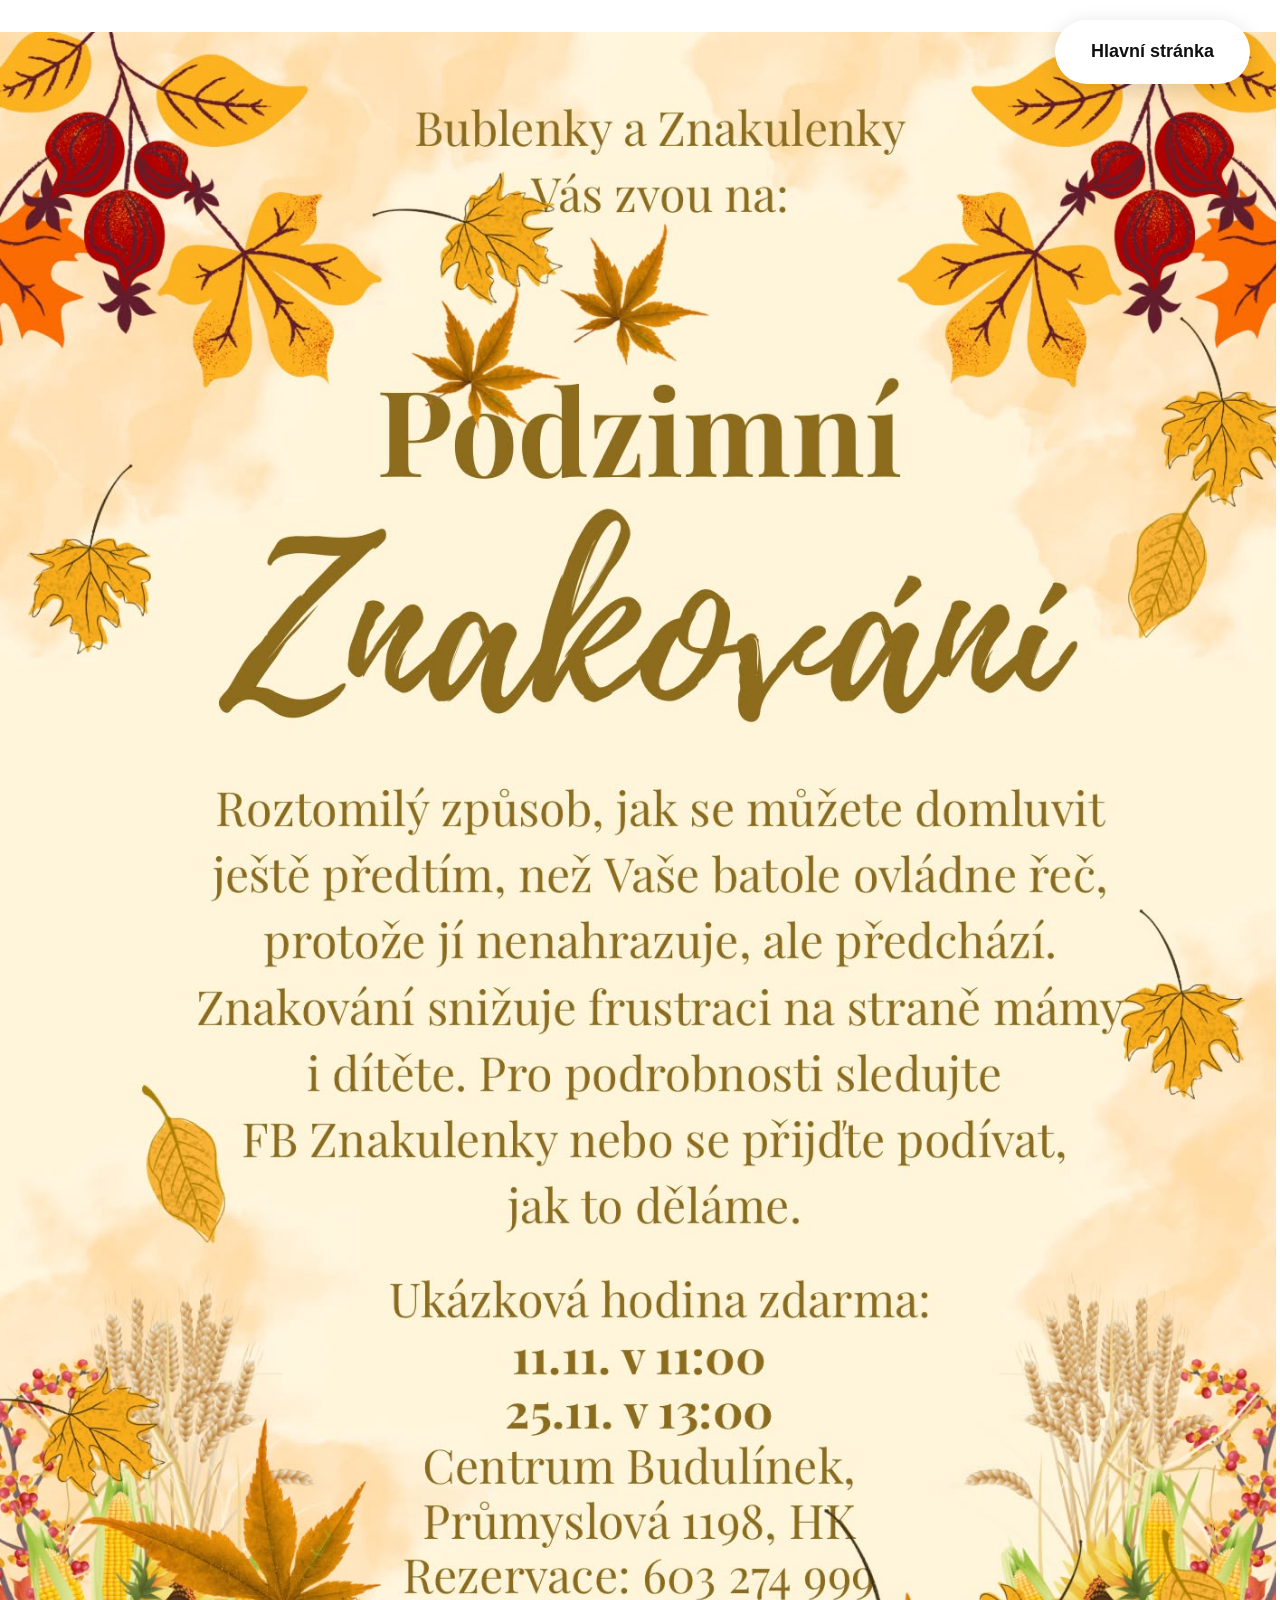
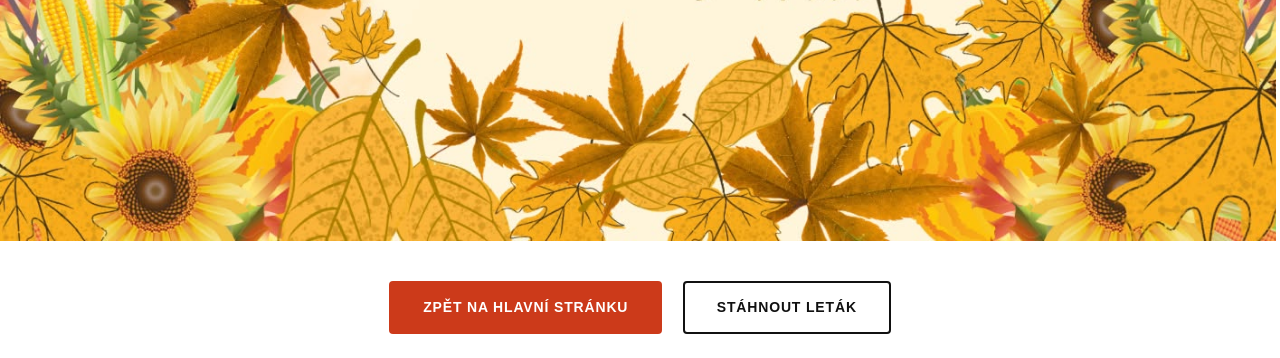
<file: letak.html>
<!DOCTYPE html>
<html lang="cs">
<head>
    <meta charset="UTF-8">
    <meta name="viewport" content="width=device-width, initial-scale=1.0">
    <title>Leták — Domluvte se s nemluvňaty</title>
    <meta name="description" content="Leták kurzu Domluvte se s nemluvňaty — více informací o výuce a spolupráci pro lektorky.">
    <link rel="icon" href="favicon.svg" type="image/svg+xml">
    <link rel="stylesheet" href="style-v3.css?v=4">
    <style>
        @media (max-width: 768px) {
            .flyer-fullscreen img {
                max-height: 70vh;
                width: auto !important;
                max-width: 100% !important;
            }
        }
    </style>
</head>
<body>
    <nav class="top-nav">
        <ul class="nav-menu">
            <li><a href="index.html">Hlavní stránka</a></li>
        </ul>
    </nav>

    <main>
        <section class="section section-white section-flyer">
            <div class="flyer-fullscreen">
                <img src="letak.jpeg" alt="Leták kurzu Domluvte se s nemluvňaty" loading="lazy" style="width: min(100%, 1415px); max-width: none; clip-path: inset(0 4px 0 0);">
            </div>
        </section>
        <section class="section section-white" style="padding-top: 8px; padding-bottom: 24px;">
            <div class="inner" style="text-align:center;">
                <a class="btn-primary" href="index.html">Zpět na hlavní stránku</a>
                <a class="btn-outline" href="letak.jpeg" download style="margin-left: 16px;">Stáhnout leták</a>
            </div>
        </section>
    </main>
</body>
</html>
</file>
<file: style-v3.css>
/* =============================================
   RESET & VARIABLES
   ============================================= */
*, *::before, *::after { margin: 0; padding: 0; box-sizing: border-box; }
html { scroll-behavior: smooth; }

:root {
    --yellow: #FFD200;
    --red:    #CC3A1A;
    --dark:   #111111;
    --text:   #3a3a3a;
    --white:  #ffffff;
    --nav-h:  0px;
}

body {
    font-family: 'Nunito', sans-serif;
    color: var(--text);
    background: var(--white);
    line-height: 1.75;
    -webkit-font-smoothing: antialiased;
}

h1, h2, h3 {
    font-family: 'Playfair Display', serif;
    font-weight: 700;
    color: var(--dark);
    line-height: 1.15;
}

p { margin-bottom: 16px; }
p:last-child { margin-bottom: 0; }
strong { font-weight: 700; }
a { text-decoration: none; }

/* =============================================
   NAVIGATION — minimalistická
   ============================================= */
.top-nav {
    position: fixed;
    top: 20px;
    right: 30px;
    z-index: 1000;
}

.nav-menu {
    list-style: none;
    display: flex;
    gap: 36px;
    background: #ffffff;
    padding: 16px 36px;
    border-radius: 50px;
    box-shadow: 0 4px 20px rgba(0,0,0,0.13);
    opacity: 0;
    animation: navFadeIn 0.5s ease 0.3s forwards;
}

@keyframes navFadeIn {
    to { opacity: 1; }
}

.nav-menu a {
    font-size: 18px;
    font-weight: 700;
    color: var(--dark);
    transition: color 0.2s;
}

.nav-menu a:hover { color: var(--red); }

/* =============================================
   HERO — split screen
   ============================================= */
.hero {
    min-height: 100vh;
    display: grid;
    grid-template-columns: 1fr 36%;
    overflow: hidden;
}

.hero-left {
    display: flex;
    flex-direction: column;
    justify-content: center;
    padding: 80px 64px;
}

.hero-eyebrow {
    font-size: 11px;
    font-weight: 800;
    letter-spacing: 0.28em;
    text-transform: uppercase;
    color: var(--red);
    margin-bottom: 28px;
    display: block;
}

.hero h1 {
    font-size: clamp(44px, 6vw, 88px);
    line-height: 1.02;
    letter-spacing: -1.5px;
    color: var(--dark);
    margin-bottom: 0;
}

.hero h1 mark {
    background: transparent;
    color: var(--dark);
    padding: 0;
    border-radius: 0;
    font-style: normal;
}

.hero-divider {
    width: 560px;
    height: 4px;
    background: var(--red);
    border-radius: 2px;
    margin: 36px 0;
}

.hero-bottom {
    display: flex;
    align-items: flex-start;
    gap: 40px;
    flex-wrap: wrap;
}

.hero-sub {
    font-size: 18px;
    color: #666;
    font-weight: 400;
    line-height: 1.6;
    flex: 1;
    min-width: 180px;
    margin-bottom: 0;
}

.hero-cta {
    display: flex;
    flex-direction: column;
    gap: 12px;
}

/* Pravý panel — foto */
.hero-right {
    background-image: url("hero.jpg");
    background-size: auto 100%;
    background-position: center center;
    background-repeat: no-repeat;
    position: relative;
    overflow: hidden;
}

.hero-deco {
    font-size: 120px;
    line-height: 1;
    opacity: 0.35;
    user-select: none;
}

.hero-red-bar {
    position: absolute;
    bottom: 0; left: 0;
    width: 100%;
    height: 10px;
    background: var(--red);
}

/* =============================================
   BUTTONS
   ============================================= */
.btn-primary {
    background: var(--red);
    color: white;
    padding: 14px 34px;
    border-radius: 4px;
    font-family: 'Nunito', sans-serif;
    font-size: 14px;
    font-weight: 800;
    letter-spacing: 0.06em;
    text-transform: uppercase;
    display: inline-block;
    transition: background 0.2s, transform 0.15s;
}

.btn-primary:hover { background: #a82e14; transform: translateY(-2px); }

.btn-outline {
    border: 2px solid var(--dark);
    color: var(--dark);
    padding: 12px 32px;
    border-radius: 4px;
    font-family: 'Nunito', sans-serif;
    font-size: 14px;
    font-weight: 800;
    letter-spacing: 0.06em;
    text-transform: uppercase;
    display: inline-block;
    transition: all 0.2s;
}

.btn-outline:hover { background: var(--dark); color: var(--yellow); transform: translateY(-2px); }

.btn-dark {
    background: var(--dark);
    color: var(--yellow);
    padding: 14px 34px;
    border-radius: 4px;
    font-family: 'Nunito', sans-serif;
    font-size: 14px;
    font-weight: 800;
    letter-spacing: 0.06em;
    text-transform: uppercase;
    display: inline-block;
    transition: opacity 0.2s;
    white-space: nowrap;
}


.btn-arrow {
    border: 2px solid var(--red);
    background: var(--red);
    color: white;
    padding: 14px 34px;
    border-radius: 4px;
    font-family: 'Nunito', sans-serif;
    font-size: 14px;
    font-weight: 800;
    letter-spacing: 0.06em;
    text-transform: uppercase;
    display: inline-block;
    transition: background 0.2s, transform 0.15s;
}

.btn-arrow:hover {
    background: #a82e14;
    transform: translateY(-2px);
}

.btn-dark:hover { opacity: 0.85; }

/* =============================================
   SECTIONS
   ============================================= */
.section {
    padding: 100px 64px;
    scroll-margin-top: var(--nav-h);
    position: relative;
}

.section-white { background: var(--white); }

.section-flyer {
    padding: 0;
}

.flyer-fullscreen {
    width: 100%;
    display: flex;
    justify-content: center;
    padding: 32px 0;
}

.flyer-fullscreen img {
    width: 60%;
    max-width: 800px;
    height: auto;
    display: block;
    clip-path: inset(0 8px 0 0);
}

.flyer-download {
    position: absolute;
    bottom: 32px;
    right: 32px;
    z-index: 2;
}

/* Animované pruhy na začátku sekcí */
.section-stripes {
    position: absolute;
    top: 0; left: 0;
    width: 100%;
    overflow: hidden;
    pointer-events: none;
}

.stripe-yellow {
    height: 22px;
    width: 100%;
    background: var(--yellow);
    transform: translateX(-100%);
    transition: transform 0.7s ease;
}

.stripe-red {
    height: 22px;
    width: 60%;
    background: var(--red);
    transform: translateX(-100%);
    transition: transform 0.7s ease 0.15s;
}

.section-stripes.visible .stripe-yellow,
.section-stripes.visible .stripe-red {
    transform: translateX(0);
}

.section-yellow {
    background: #fffbee;
    border-top: 3px solid var(--yellow);
    border-bottom: 3px solid var(--yellow);
}

.inner { max-width: 1060px; margin: 0 auto; }
.inner-narrow { max-width: 720px; margin: 0 auto; }

.section-head { margin-bottom: 48px; }

.eyebrow {
    display: inline-block;
    font-size: 11px;
    font-weight: 800;
    letter-spacing: 0.24em;
    text-transform: uppercase;
    color: var(--red);
    margin-bottom: 10px;
}

.section h2 {
    font-size: clamp(30px, 4vw, 52px);
    margin-bottom: 0;
}

.lead {
    font-size: 19px;
    font-weight: 600;
    color: var(--dark);
    max-width: 640px;
    margin-bottom: 40px;
}

.text-cols {
    display: grid;
    grid-template-columns: repeat(auto-fit, minmax(260px, 1fr));
    gap: 28px 48px;
    margin-bottom: 64px;
}

.text-cols p {
    font-size: 17px;
    color: #444;
    margin-bottom: 0;
}

/* =============================================
   HORIZONTAL CARDS
   ============================================= */
.h-cards {
    display: flex;
    flex-direction: column;
    gap: 0;
    border-top: 1px solid #e8e8e8;
    margin-bottom: 60px;
}

.h-card {
    display: flex;
    align-items: center;
    gap: 36px;
    padding: 28px 0;
    border-bottom: 1px solid #e8e8e8;
}

.h-card-num {
    font-family: 'Playfair Display', serif;
    font-size: 52px;
    font-weight: 700;
    color: var(--yellow);
    line-height: 1;
    min-width: 90px;
    text-align: center;
}

.h-card-label {
    font-family: 'Playfair Display', serif;
    font-size: 20px;
    font-weight: 700;
    color: var(--dark);
    min-width: 180px;
    padding-right: 24px;
}

.h-card h3 { font-size: 20px; margin-bottom: 4px; }
.h-card p  { font-size: 15px; color: #666; margin-bottom: 0; }

/* =============================================
   PULLQUOTE
   ============================================= */
.pullquote {
    border-left: 6px solid var(--yellow);
    padding: 24px 36px;
    background: #fffbee;
    border-radius: 0 12px 12px 0;
    margin-top: 0;
}

.pullquote p {
    font-family: 'Playfair Display', serif;
    font-size: 20px;
    font-style: italic;
    color: var(--dark);
    line-height: 1.6;
    margin-bottom: 0;
}

/* =============================================
   FEATURE LIST
   ============================================= */
.feature-list {
    display: flex;
    flex-direction: column;
    gap: 16px;
    margin-bottom: 48px;
}

.feature-item {
    display: flex;
    align-items: flex-start;
    gap: 16px;
}

.feature-dot {
    width: 12px;
    height: 12px;
    min-width: 12px;
    border-radius: 50%;
    background: var(--red);
    margin-top: 6px;
}

.feature-item p {
    font-size: 17px;
    font-weight: 600;
    color: var(--dark);
    margin-bottom: 0;
}

.flyer-card {
    display: flex;
    align-items: center;
    justify-content: space-between;
    gap: 24px;
    padding: 24px 28px;
    border-radius: 14px;
    background: #fff;
    border: 1px solid rgba(204, 58, 26, 0.15);
    box-shadow: 0 10px 24px rgba(0, 0, 0, 0.06);
    margin-bottom: 48px;
}

.flyer-card-copy {
    font-size: 18px;
    font-weight: 700;
    color: var(--dark);
}

@media (max-width: 780px) {
    .flyer-card { flex-direction: column; align-items: flex-start; }
}

/* =============================================
   OFFER GRID
   ============================================= */
.offer-grid {
    display: grid;
    grid-template-columns: repeat(auto-fit, minmax(260px, 1fr));
    gap: 24px;
    margin-bottom: 48px;
}

.offer-box {
    background: var(--white);
    border-radius: 12px;
    padding: 32px;
    border-top: 4px solid var(--red);
    box-shadow: 0 2px 16px rgba(0,0,0,0.06);
}

.offer-box h3 {
    font-size: 20px;
    margin-bottom: 16px;
}

.offer-box ul {
    list-style: none;
    padding: 0;
    display: flex;
    flex-direction: column;
    gap: 10px;
}

.offer-box li {
    font-size: 15px;
    color: #444;
    padding-left: 14px;
    position: relative;
}

.offer-box li::before {
    content: '—';
    position: absolute;
    left: 0;
    color: var(--red);
    font-weight: 700;
}

.offer-box p { font-size: 15px; color: #444; }

/* =============================================
   STORY STRIP
   ============================================= */
.story-strip {
    border-left: 6px solid var(--red);
    padding: 24px 36px;
    background: #fff0ee;
    border-radius: 0 12px 12px 0;
    display: flex;
    align-items: center;
    justify-content: space-between;
    gap: 32px;
    flex-wrap: wrap;
}

.story-strip p {
    font-family: 'Playfair Display', serif;
    font-size: 20px;
    font-style: italic;
    color: var(--dark);
    line-height: 1.6;
    margin-bottom: 0;
    flex: 1;
    min-width: 200px;
}

.story-strip strong { color: var(--red); }

/* =============================================
   ABOUT INTRO (kontakt)
   ============================================= */
.about-intro {
    display: grid;
    grid-template-columns: 1fr 1fr;
    gap: 56px;
    align-items: center;
    margin-bottom: 64px;
    padding-bottom: 64px;
}

.about-photo {
    width: 100%;
    max-height: 420px;
    border-radius: 12px;
    display: block;
    object-fit: cover;
}

.about-text p {
    font-size: 18px;
    line-height: 1.85;
    color: var(--text);
}

.about-text p:first-child {
    font-family: 'Playfair Display', serif;
    font-size: 20px;
    font-weight: 700;
    color: var(--dark);
}

/* =============================================
   CONTACT
   ============================================= */
.contact-row {
    display: flex;
    flex-direction: column;
    gap: 0;
    margin: 40px 0 48px;
    border-top: 1px solid #e8e8e8;
}

.contact-big {
    display: flex;
    flex-direction: column;
    padding: 28px 0;
    border-bottom: 1px solid #e8e8e8;
    transition: background 0.15s;
}

.contact-big:hover .contact-val { color: var(--red); }

.contact-label {
    font-size: 11px;
    font-weight: 800;
    letter-spacing: 0.2em;
    text-transform: uppercase;
    color: var(--red);
    margin-bottom: 6px;
}

.contact-val {
    font-family: 'Playfair Display', serif;
    font-size: clamp(22px, 3vw, 36px);
    font-weight: 700;
    color: var(--dark);
    transition: color 0.2s;
}

.contact-cta { text-align: center; }

/* =============================================
   FOOTER
   ============================================= */
.footer {
    background: var(--dark);
    color: #888;
    text-align: center;
    padding: 40px 24px;
}

.footer p { font-size: 14px; letter-spacing: 0.05em; }

.social-icons {
    display: flex;
    gap: 16px;
    justify-content: center;
    margin-top: 16px;
}

.social-icons svg { transition: transform 0.2s; }
.social-icons a:hover svg { transform: scale(1.15); }

/* =============================================
   SCROLL ANIMATIONS
   ============================================= */
.fade-up {
    opacity: 0;
    transform: translateY(24px);
    transition: opacity 0.65s ease, transform 0.65s ease;
}
.fade-up.visible { opacity: 1; transform: translateY(0); }

/* =============================================
   RESPONSIVE
   ============================================= */
@media (max-width: 1024px) {
    .hero { grid-template-columns: 1fr 45%; }
    .section { padding: 80px 40px; }
    .h-cards { gap: 0; }
}

@media (max-width: 780px) {
    .section { scroll-margin-top: 0; }
    .hero {
        grid-template-columns: 1fr;
        height: 100vh;
        height: var(--real-vh, 100svh);
        overflow: hidden;
        display: grid;
    }
    .hero-left {
        padding: 90px 24px 50px;
        background-image: url("hero.jpg");
        background-size: cover;
        background-position: 62% 45%;
        position: relative;
        box-sizing: border-box;
    }
    .hero-left::before {
        content: '';
        position: absolute;
        inset: 0;
        background: rgba(255,255,255,0.55);
    }
    .hero-left > * { position: relative; }
    .hero-right { display: none; }
    .hero-divider { width: 100%; max-width: 100%; }
    .hero h1 { font-size: clamp(36px, 9vw, 52px); }
    .hero-bottom { flex-direction: column; gap: 24px; }
    .hero-sub { font-size: 16px; }
    .section { padding: 60px 24px; }
    #info { min-height: 100vh; }
    .top-nav { top: 12px; right: 16px; }
    .nav-menu { gap: 16px; padding: 10px 18px; }
    .nav-menu a { font-size: 13px; }
    .nav-brand { display: none; }
    .h-cards { display: block; }
    .h-card { padding: 20px 0; flex-direction: column; align-items: flex-start; gap: 12px; }
    .h-card-label { min-width: unset; padding-right: 0; }
    .about-intro { grid-template-columns: 1fr; gap: 32px; }
    .contact-row { gap: 0; }
    .story-strip { flex-direction: column; gap: 20px; }
    .hero-cta { flex-direction: column; gap: 12px; }
    .text-cols { columns: 1; }
    .feature-list { gap: 16px; }
}
</file>
